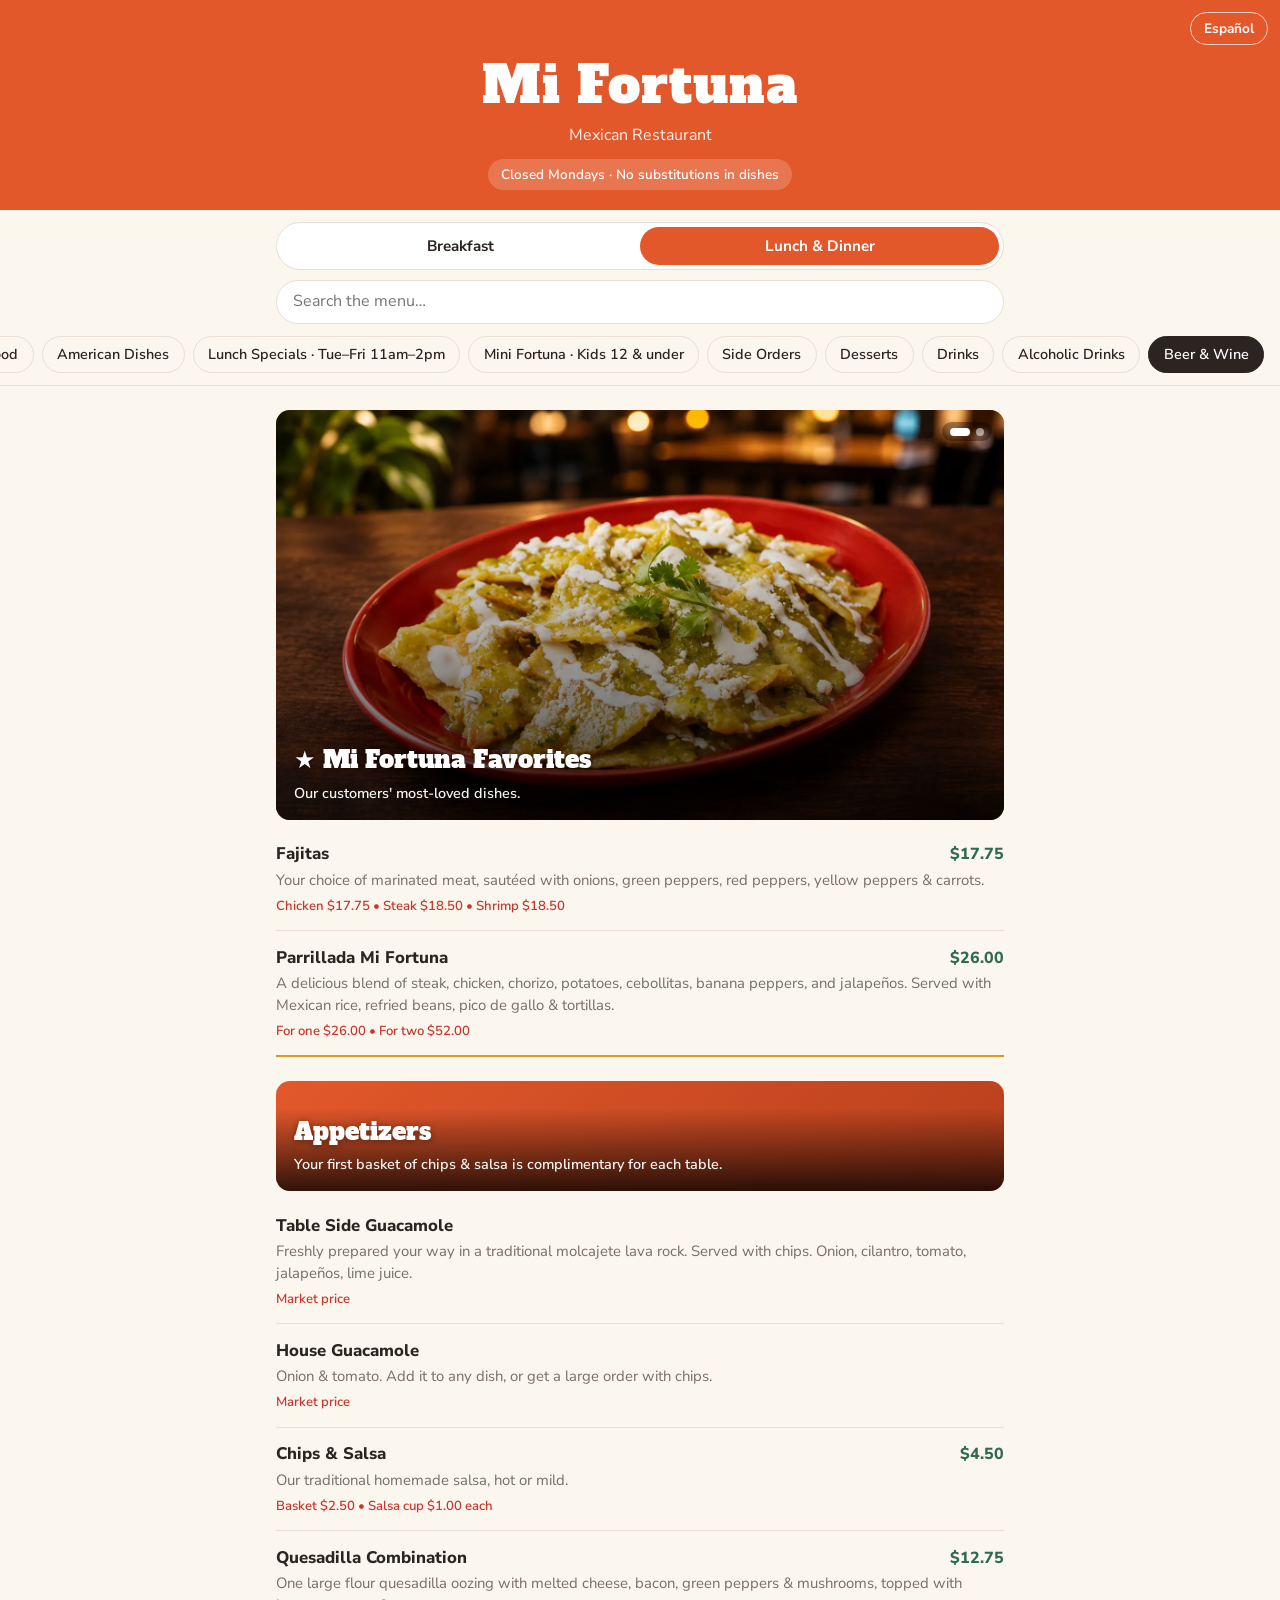
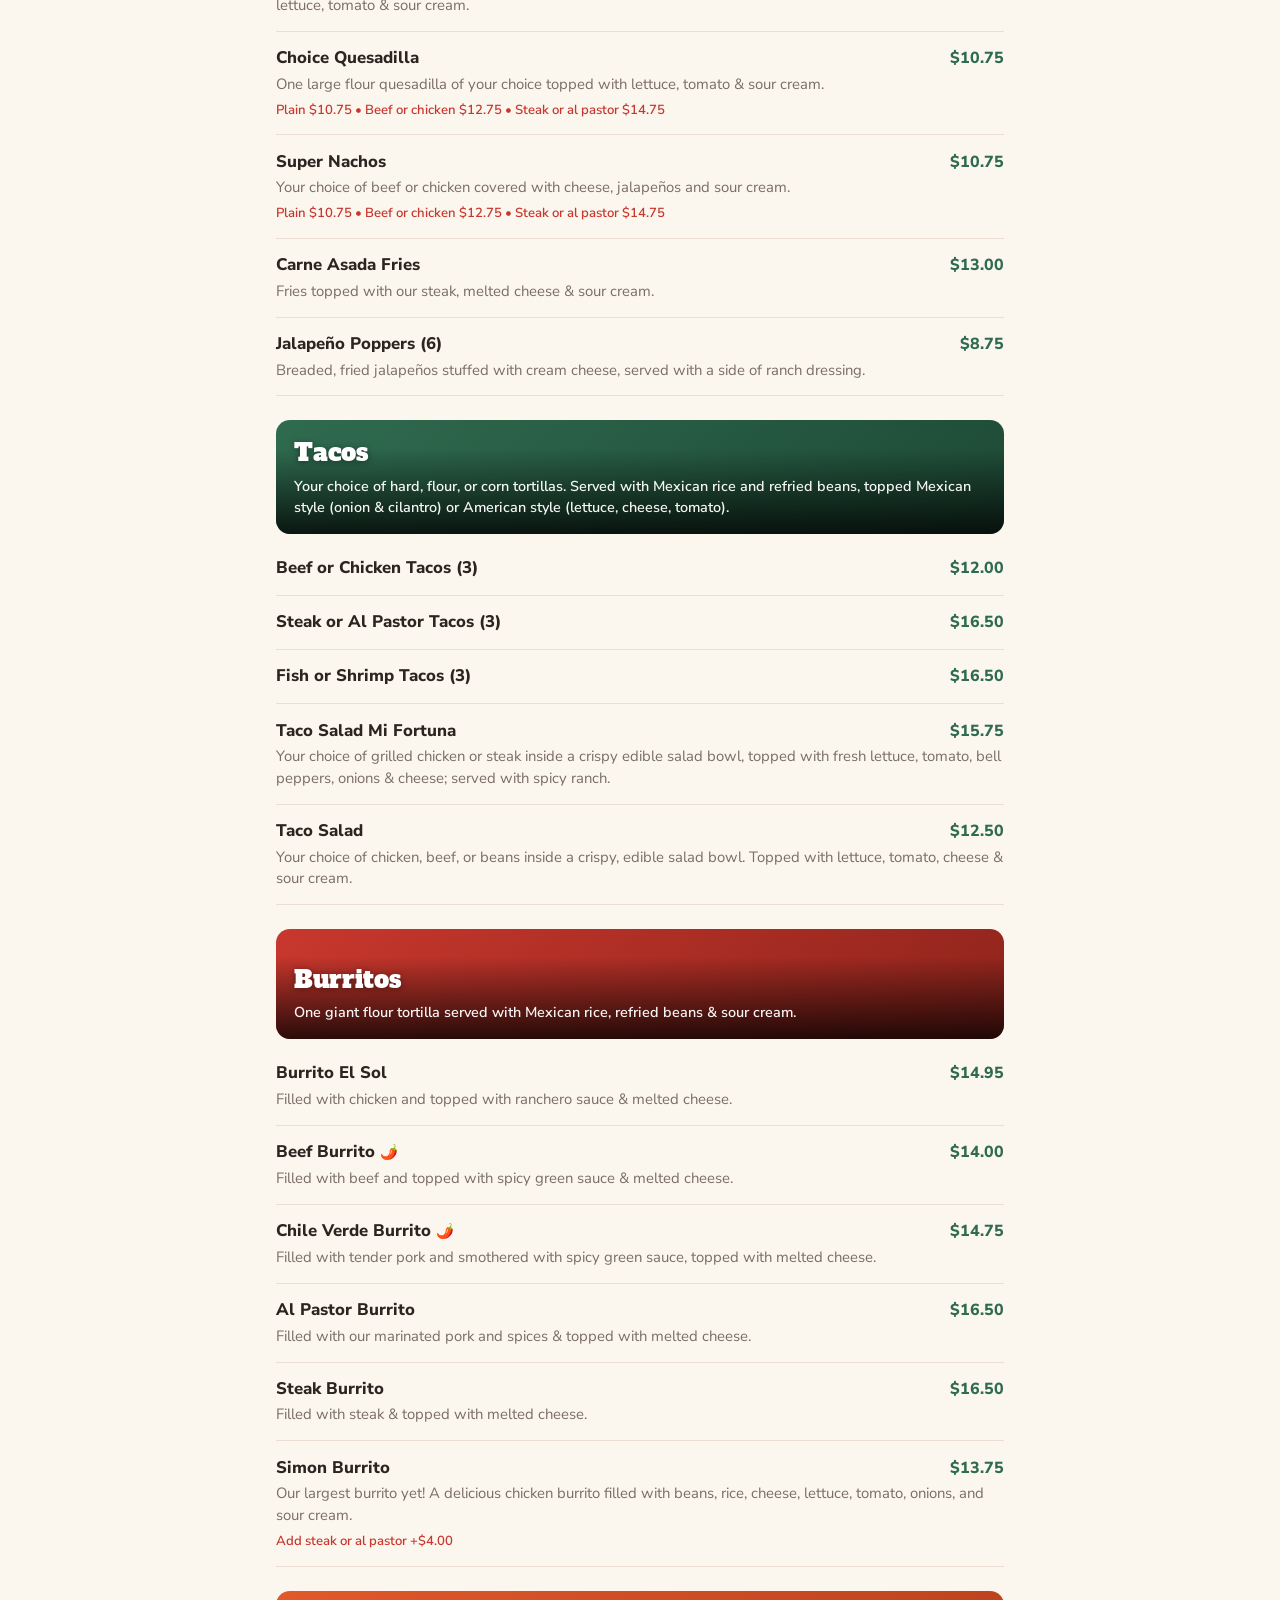
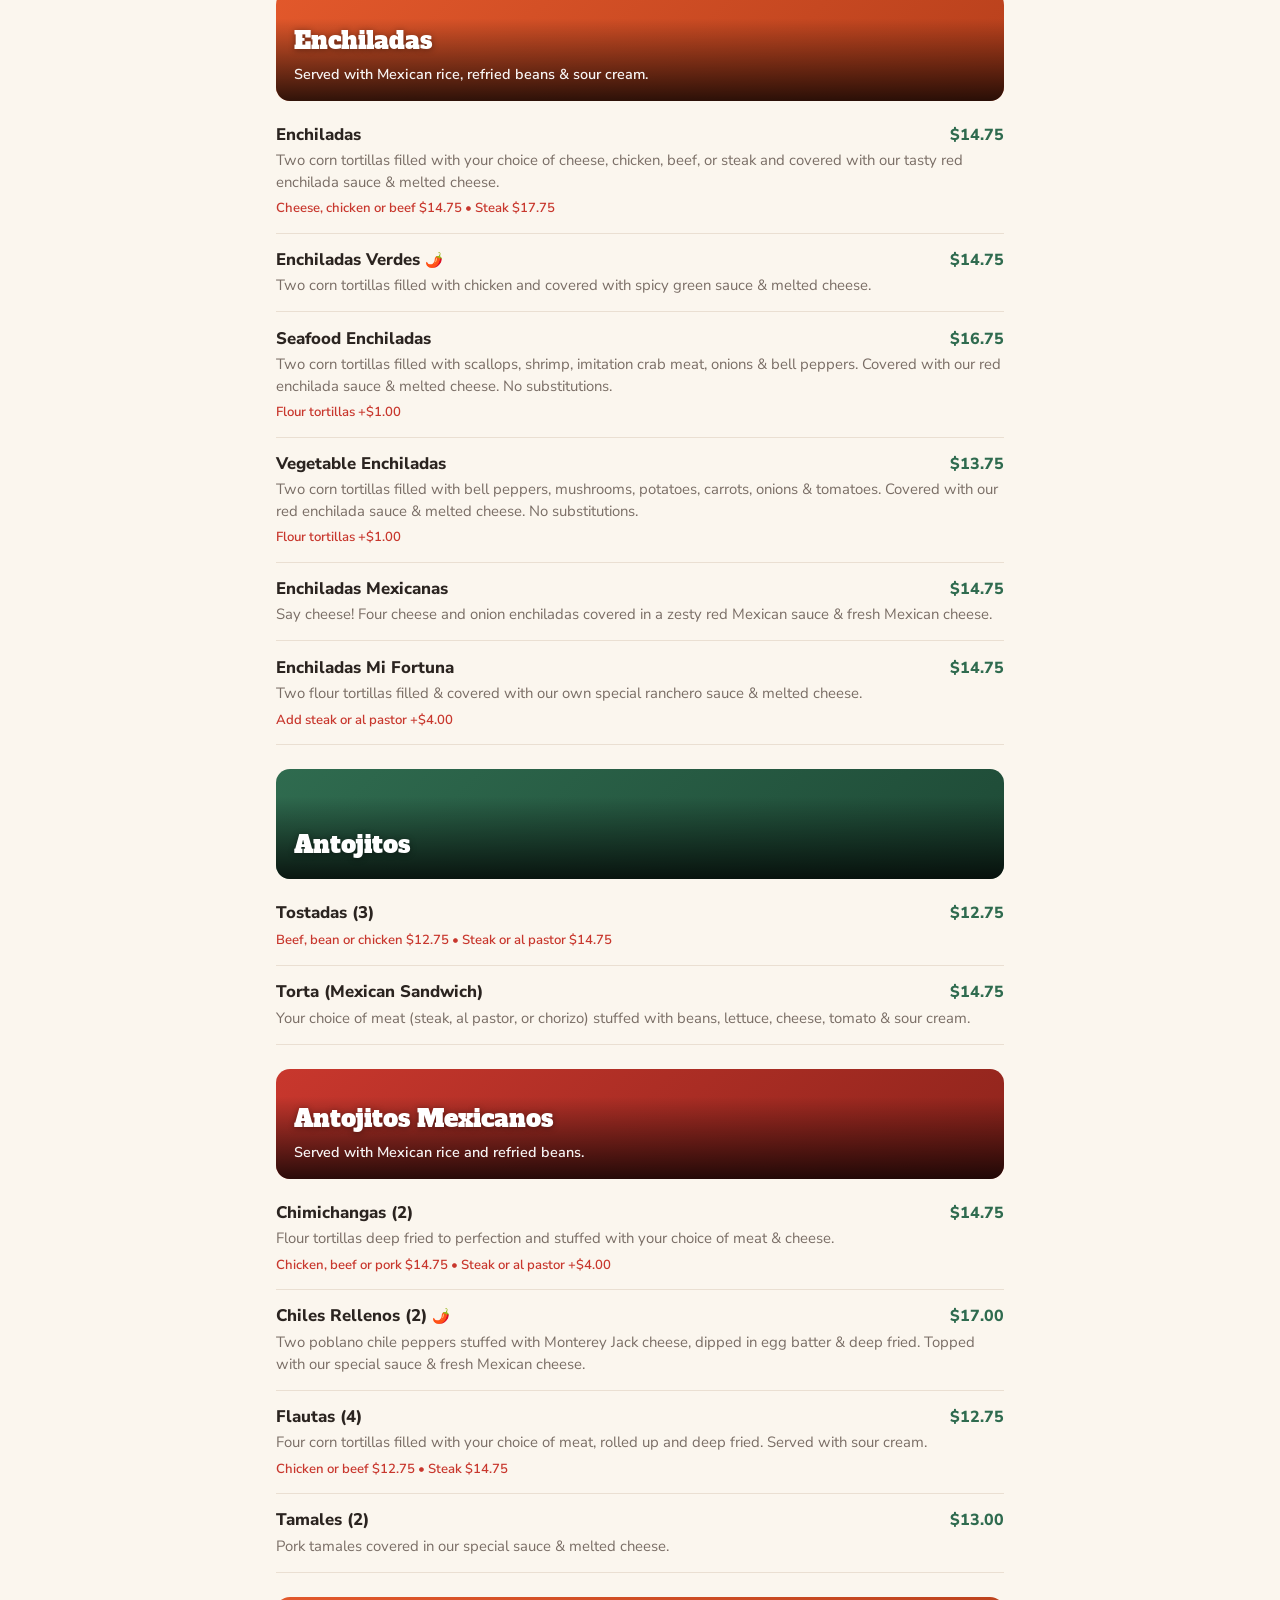
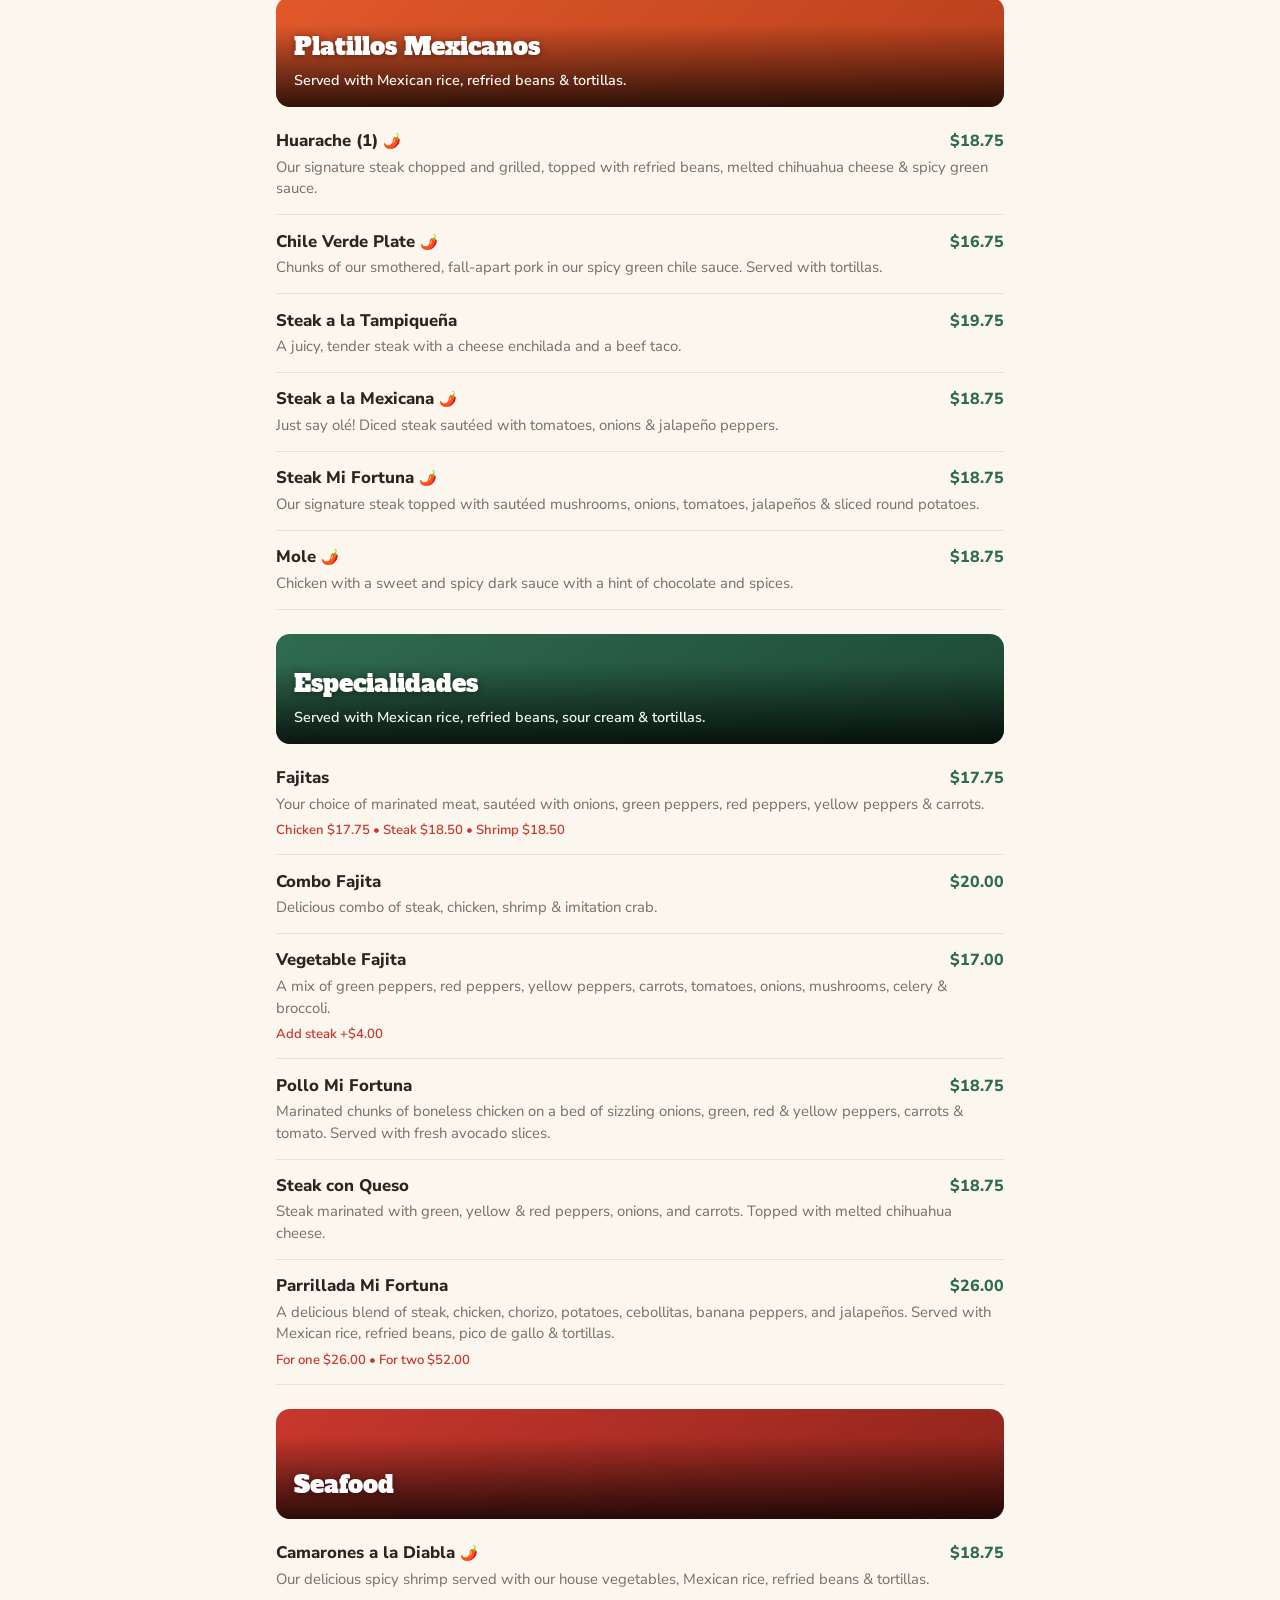
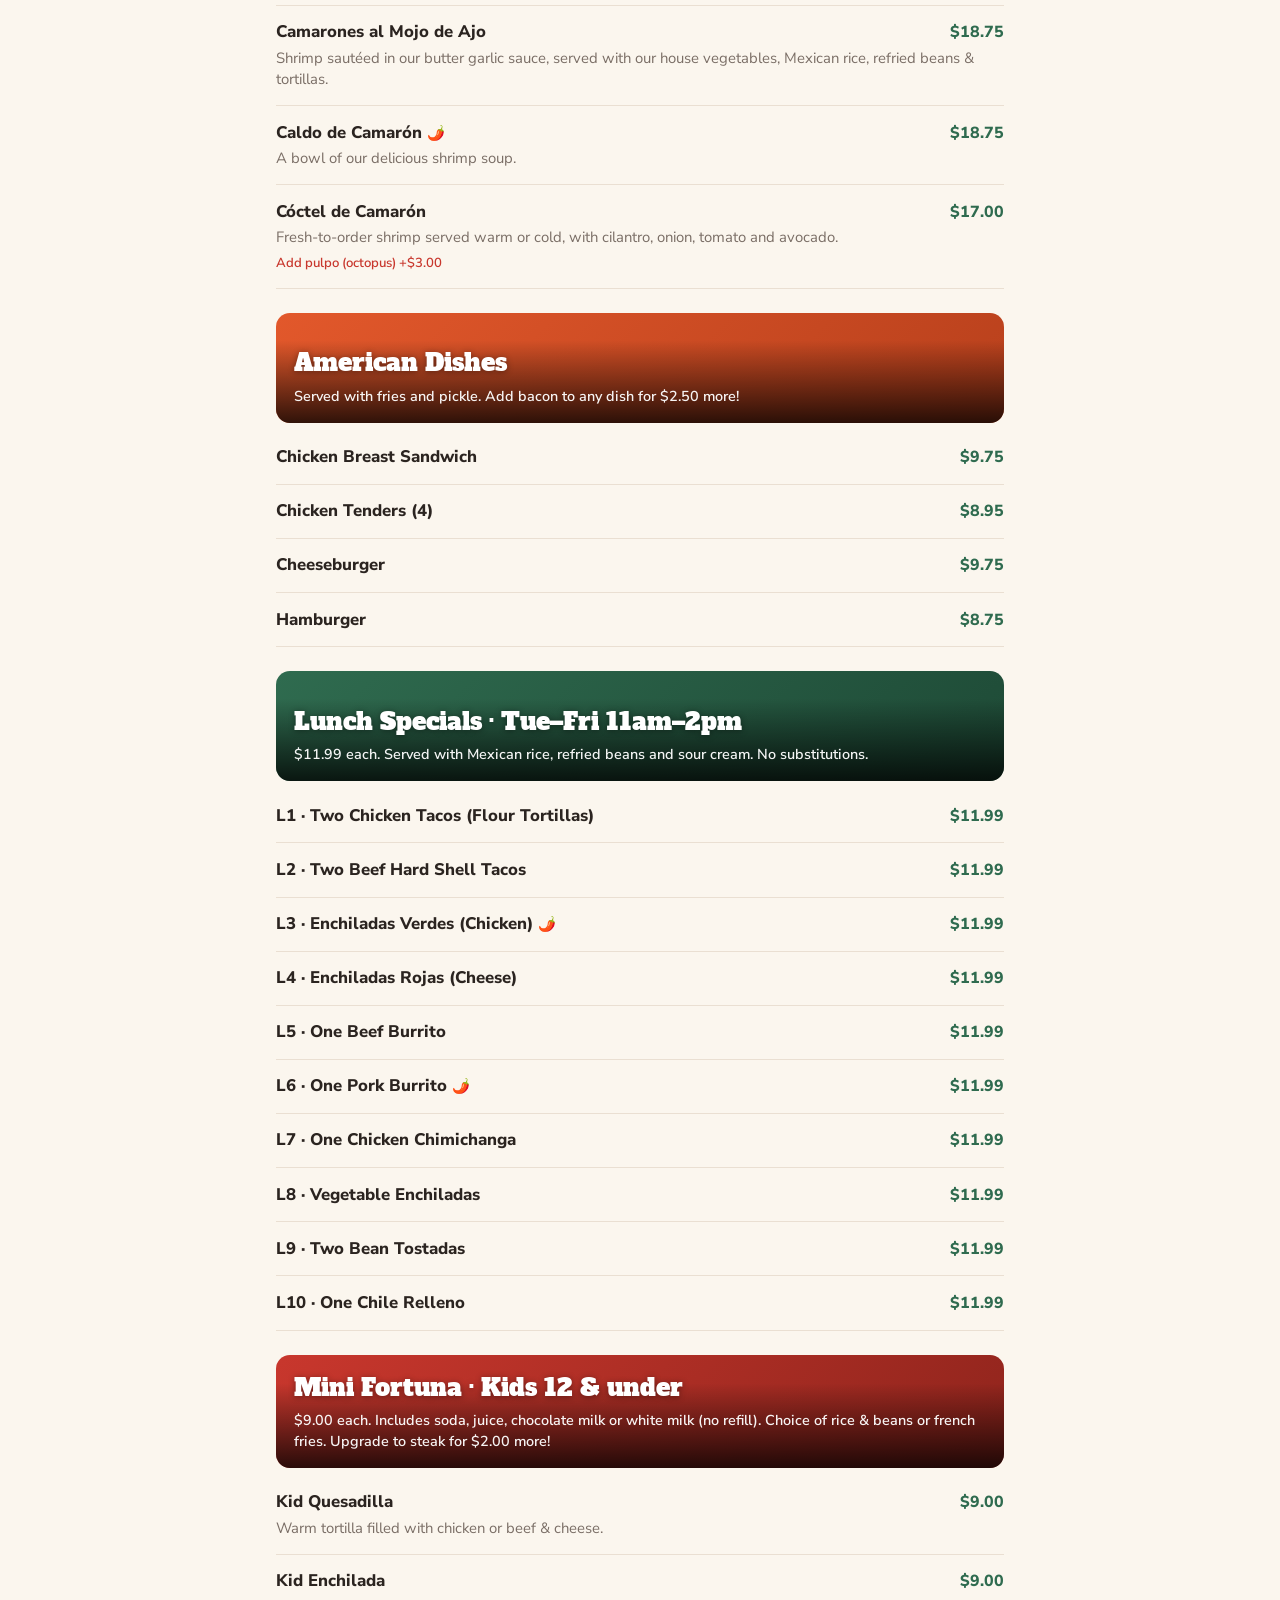
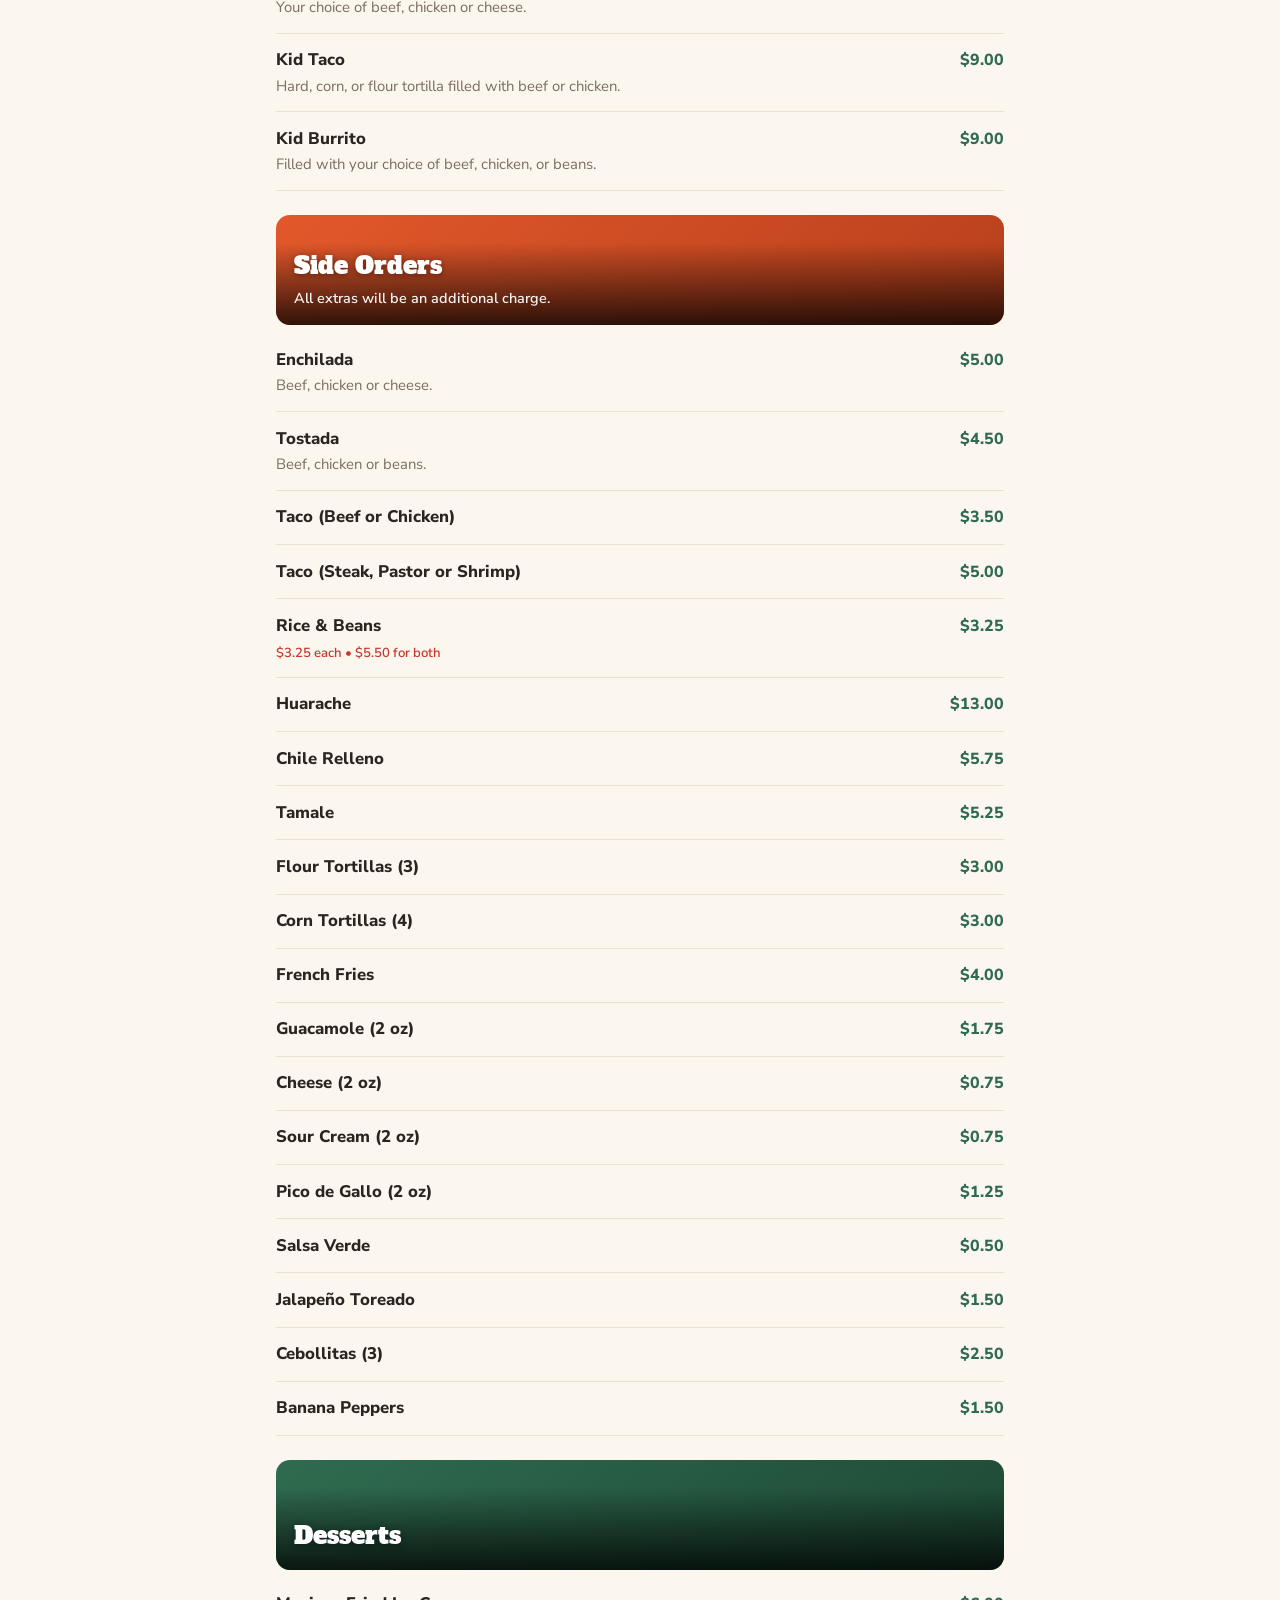
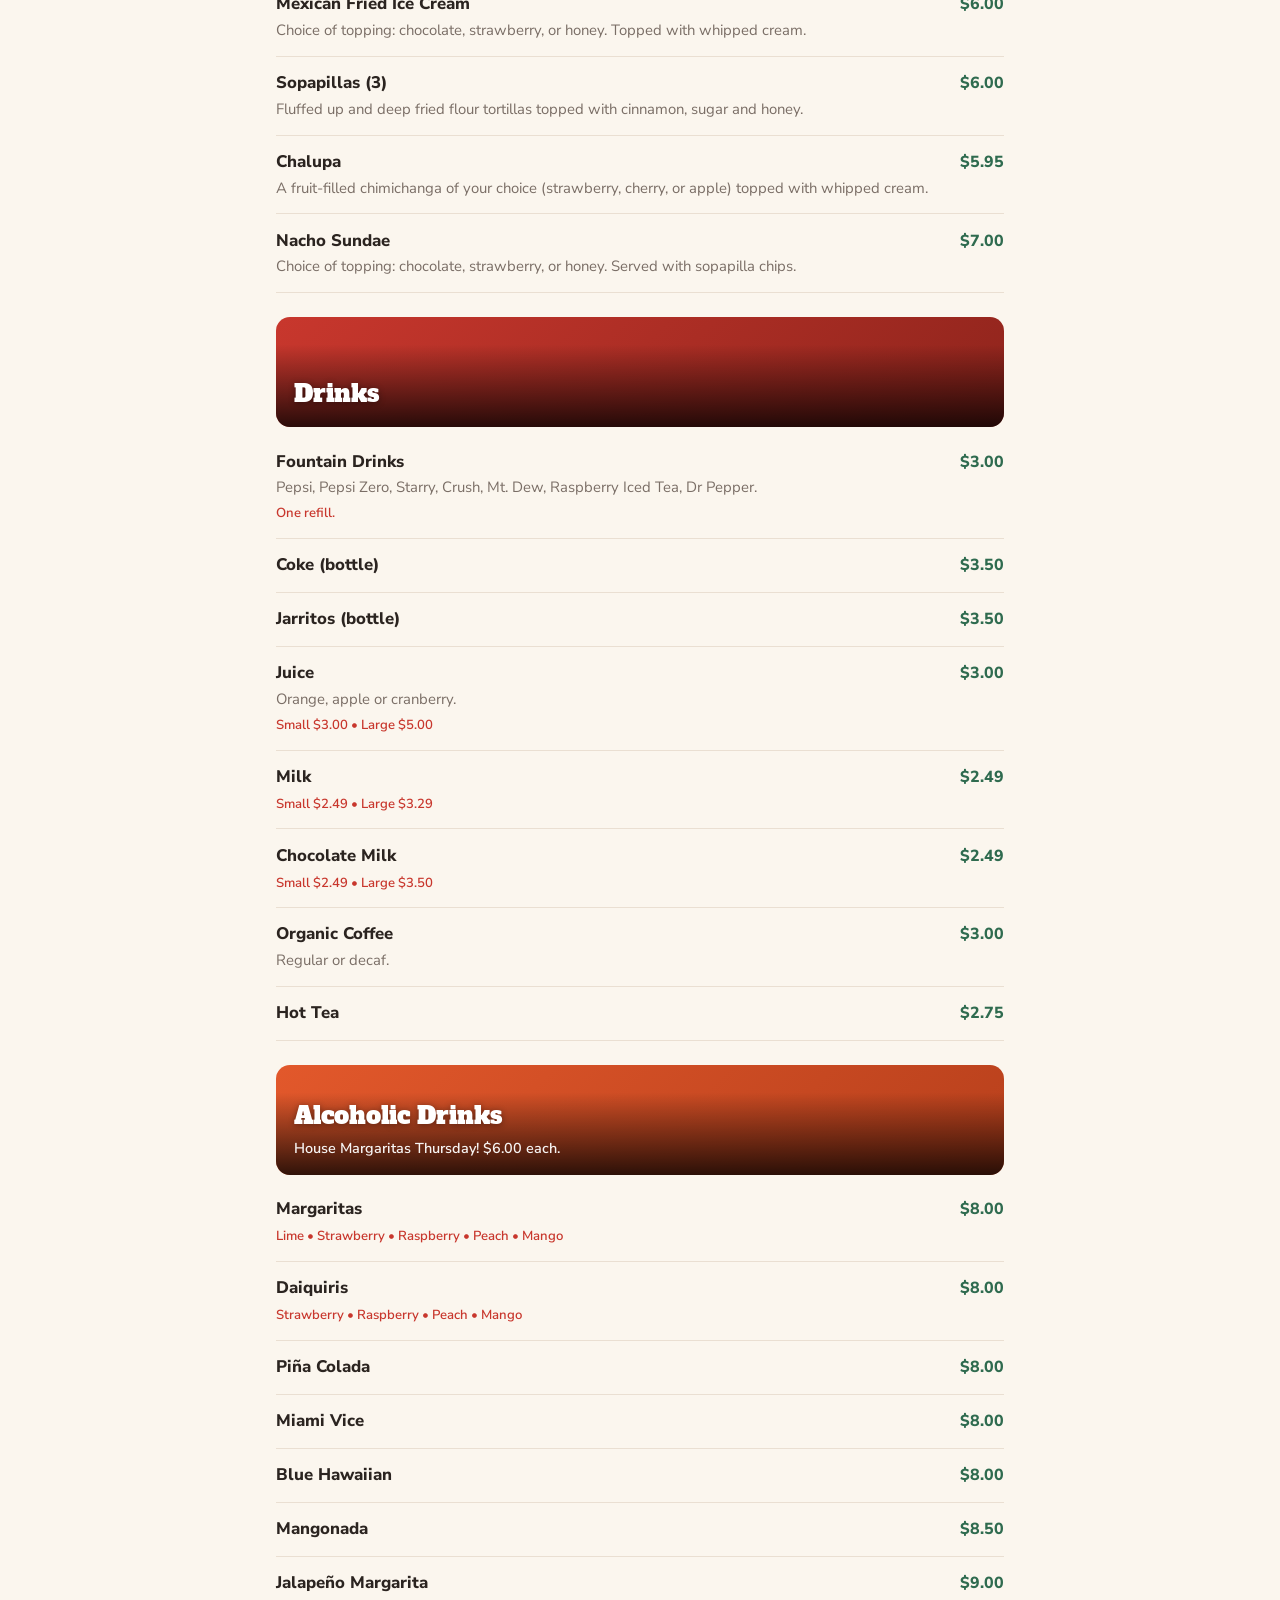
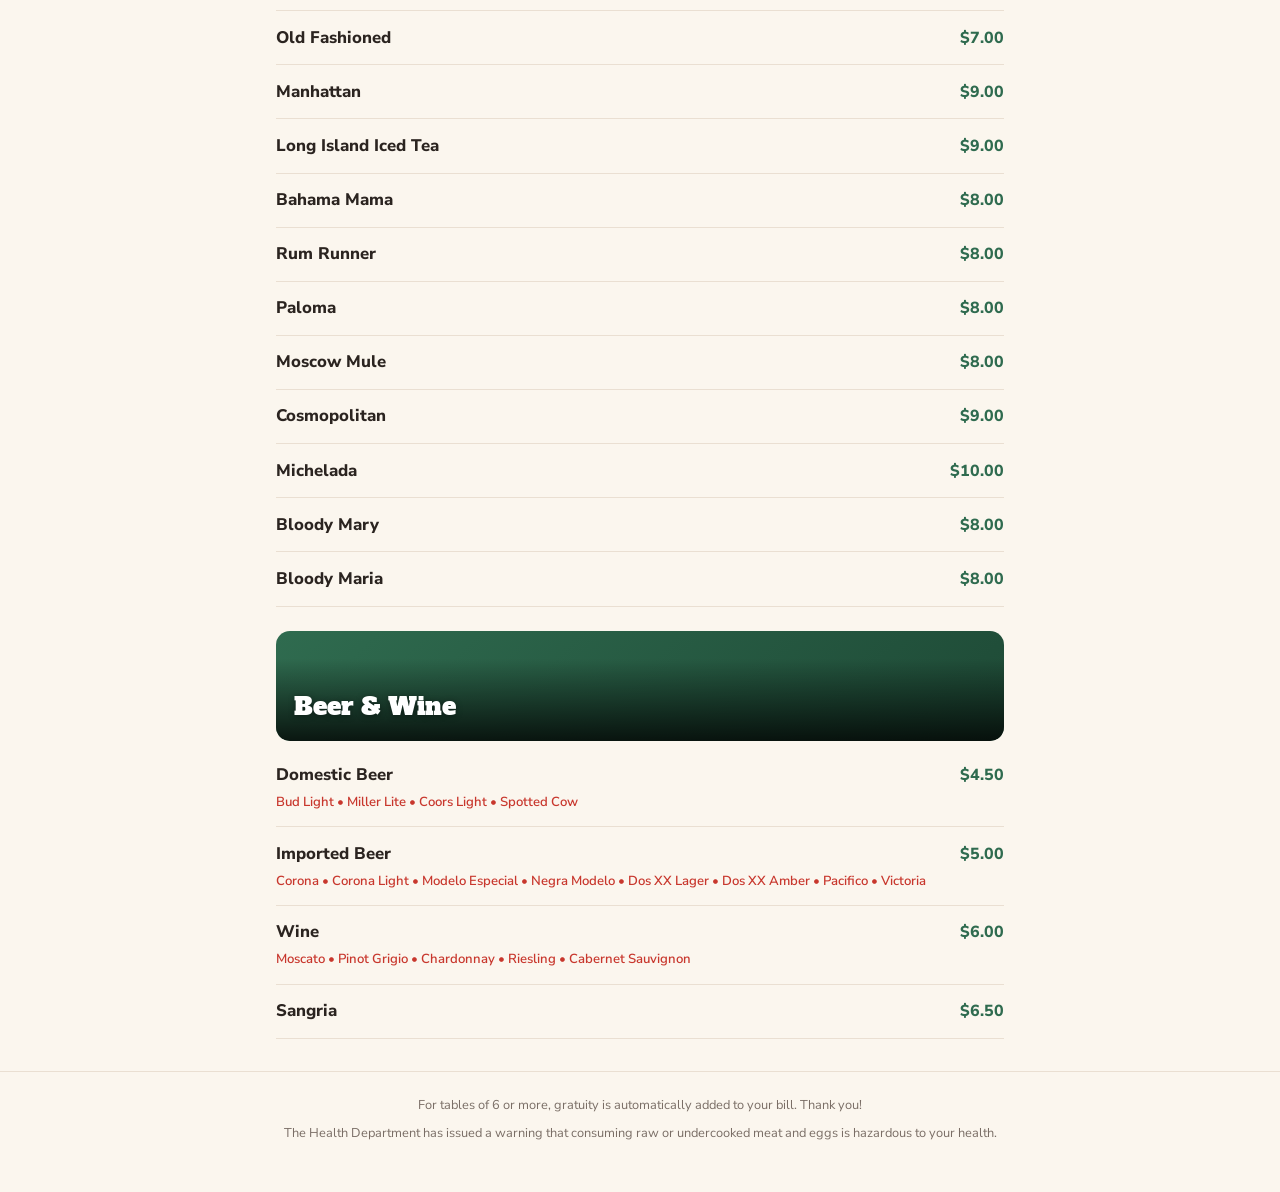
<file: index.html>
<!DOCTYPE html>
<html lang="en">
<head>
  <meta charset="UTF-8">
  <!-- Fits phone screens (in case the redirect page shows for a split second). -->
  <meta name="viewport" content="width=device-width, initial-scale=1.0">
  <title>Mi Fortuna · Menu</title>

  <!-- TEMPORARY PAGE: sends anyone who opens the site's main address
       (or index.html) to the menu. When the owner's full website is ready,
       replace this whole file with the real home page. -->

  <!-- Tells search engines that the real page is menu.html, so Google
       lists the menu instead of this empty redirect page. -->
  <link rel="canonical" href="menu.html">

  <!-- Redirect method 1 (plain HTML, works even if JavaScript is off):
       content="0; url=menu.html" means "wait 0 seconds, then go to menu.html". -->
  <meta http-equiv="refresh" content="0; url=menu.html">

  <!-- Redirect method 2 (JavaScript, runs first because it's faster):
       location.replace() swaps this page for the menu in the browser history,
       so tapping the phone's Back button doesn't bounce the customer
       back here and straight into the menu again. -->
  <script>
    window.location.replace("menu.html");
  </script>
</head>
<body>
  <!-- Fallback 3: if both redirects are blocked, the visitor can tap this link. -->
  <p>
    <a href="menu.html">View the Mi Fortuna menu</a> ·
    <a href="menu.html">Ver el menú</a>
  </p>
</body>
</html>
</file>
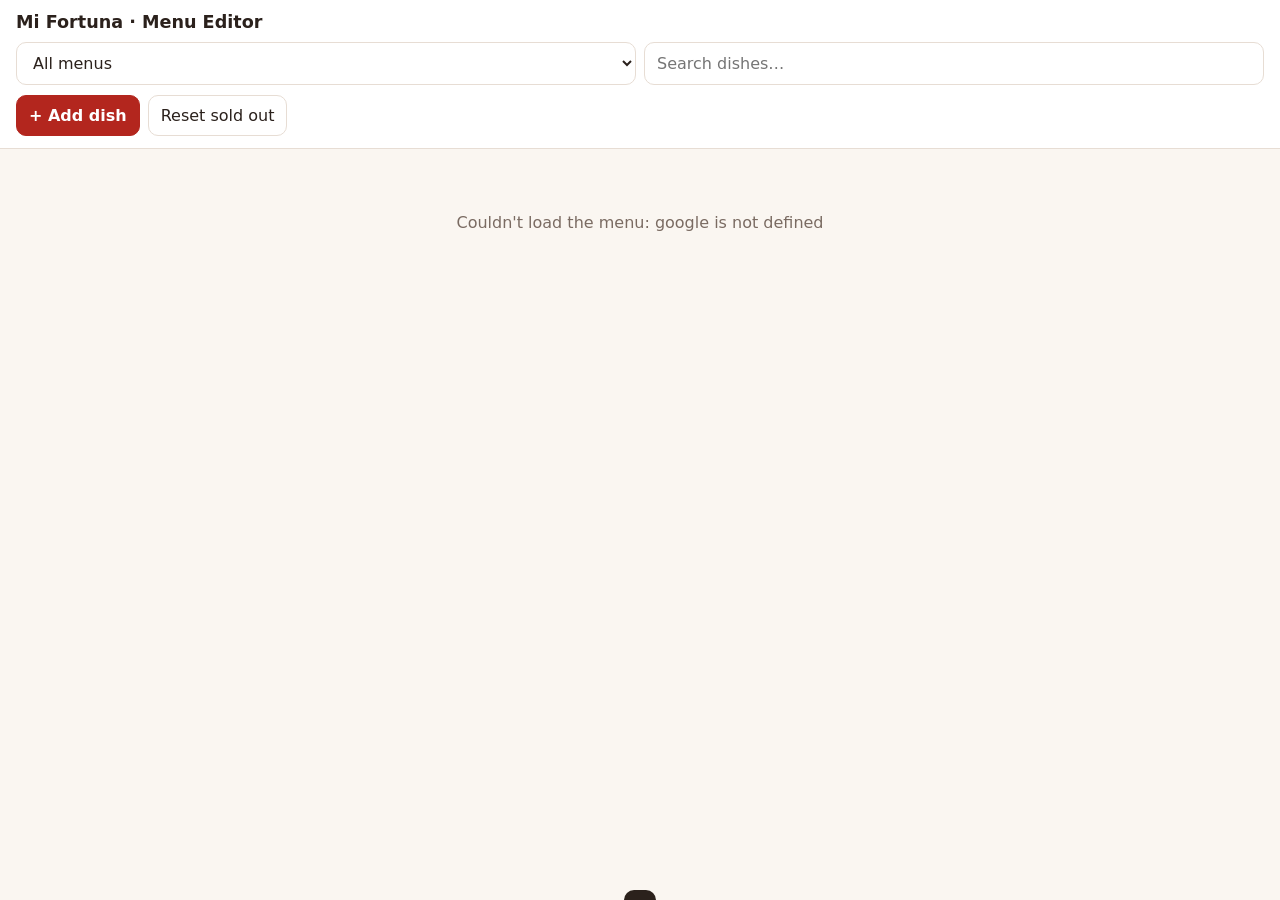
<file: Admin.html>
<!DOCTYPE html>
<html>
<head>
  <!-- base target="_top": Apps Script shows this page inside a frame.
       This makes any link open in the full window, not inside the frame. -->
  <base target="_top">
  <meta charset="utf-8">
  <style>
    /* =================================================================
       ADMIN PAGE STYLES — phone first, since the owner will use her phone
       ================================================================= */
    :root {
      --red: #b3261e;
      --green: #2e7d32;
      --amber: #b26a00;
      --ink: #2b211c;
      --muted: #7a6b62;
      --line: #e7ddd4;
      --bg: #faf6f1;
      --card: #ffffff;
    }
    * { box-sizing: border-box; }
    body {
      margin: 0;
      font-family: system-ui, -apple-system, "Segoe UI", sans-serif;
      background: var(--bg);
      color: var(--ink);
    }

    /* Sticky header: filters and buttons stay on screen while scrolling */
    .top {
      position: sticky;
      top: 0;
      z-index: 10;
      background: var(--card);
      border-bottom: 1px solid var(--line);
      padding: 12px 16px;
      display: grid;
      gap: 10px;
    }
    h1 { font-size: 1.1rem; margin: 0; }
    .controls, .actions { display: flex; gap: 8px; }
    .controls select, .controls input { flex: 1; min-width: 0; }

    input, select, textarea, button {
      font: inherit;
      padding: 10px 12px;          /* big enough for fingers */
      border: 1px solid var(--line);
      border-radius: 10px;
      background: #fff;
      color: inherit;
    }
    button { cursor: pointer; }
    button.primary { background: var(--red); border-color: var(--red); color: #fff; font-weight: 600; }
    button:disabled { opacity: 0.5; cursor: wait; }

    main { padding: 8px 16px 80px; max-width: 760px; margin: 0 auto; }
    .status { text-align: center; color: var(--muted); padding: 40px 0; }

    /* One category */
    .category h2 {
      font-size: 0.85rem;
      text-transform: uppercase;
      letter-spacing: 0.05em;
      color: var(--muted);
      margin: 20px 0 8px;
    }

    /* One dish row: name/price on the left, status buttons on the right */
    .dish {
      display: flex;
      align-items: center;
      gap: 10px;
      background: var(--card);
      border: 1px solid var(--line);
      border-radius: 12px;
      padding: 8px 8px 8px 0;
      margin-bottom: 8px;
    }
    .dish.is-hidden { opacity: 0.55; }       /* hidden dishes look faded */
    .dish-main {
      flex: 1;
      min-width: 0;
      border: 0;
      background: none;
      text-align: left;
      display: flex;
      flex-direction: column;
      gap: 2px;
    }
    .dish-name { font-weight: 600; }
    .dish-price { color: var(--muted); font-size: 0.9rem; }

    /* The 3-way status switch */
    .status-group { display: flex; border: 1px solid var(--line); border-radius: 10px; overflow: hidden; flex-shrink: 0; }
    .status-group button {
      border: 0;
      border-radius: 0;
      padding: 8px 10px;
      font-size: 0.8rem;
      background: #fff;
      color: var(--muted);
    }
    .status-group button + button { border-left: 1px solid var(--line); }
    /* Each status gets its own color when it's the active one */
    .status-group button.active[data-status="TRUE"]     { background: var(--green); color: #fff; }
    .status-group button.active[data-status="SOLD OUT"] { background: var(--amber); color: #fff; }
    .status-group button.active[data-status="FALSE"]    { background: var(--muted); color: #fff; }

    /* FAVORITES: the star button on each dish */
    .fav-btn {
      flex-shrink: 0;
      width: 40px;
      height: 40px;
      padding: 0;
      font-size: 1.3rem;
      line-height: 1;
      color: #c9bdb3;              /* empty star: light gray */
      background: #fff;
    }
    .fav-btn.active {
      color: #e0a100;              /* filled star: gold */
      border-color: #e0a100;
      background: #fff8e1;
    }

    /* Edit / add form in a <dialog> (a built-in pop-up element) */
    dialog {
      width: min(560px, 94vw);
      border: 0;
      border-radius: 16px;
      padding: 0;
    }
    dialog::backdrop { background: rgba(0, 0, 0, 0.4); }
    form { display: grid; gap: 12px; padding: 20px; }
    form h2 { margin: 0; font-size: 1.15rem; }
    label { display: grid; gap: 4px; font-size: 0.85rem; color: var(--muted); }
    label input, label select, label textarea { color: var(--ink); }
    .row2 { display: grid; grid-template-columns: 1fr 1fr; gap: 10px; }
    .checks { display: flex; gap: 20px; }
    .checks label { display: flex; align-items: center; gap: 6px; color: var(--ink); }
    .form-buttons { display: flex; justify-content: flex-end; gap: 8px; }

    /* Little message at the bottom ("Saved") */
    #toast {
      position: fixed;
      left: 50%;
      bottom: 20px;
      transform: translateX(-50%) translateY(150%);   /* starts off screen */
      background: var(--ink);
      color: #fff;
      padding: 10px 16px;
      border-radius: 999px;
      font-size: 0.9rem;
      transition: transform 0.25s;
      max-width: 90vw;
    }
    #toast.show { transform: translateX(-50%) translateY(0); }  /* slides up into view */
    #toast.error { background: var(--red); }
  </style>
</head>
<body>
  <header class="top">
    <h1>Mi Fortuna · Menu Editor</h1>
    <div class="controls">
      <select id="menu-filter" aria-label="Which menu">
        <option value="every">All menus</option>
        <option value="favorites">★ Favorites</option>
        <option value="breakfast">Breakfast</option>
        <option value="lunch">Lunch &amp; Dinner</option>
        <option value="all">All day (drinks)</option>
      </select>
      <input id="search" type="search" placeholder="Search dishes…" aria-label="Search dishes">
    </div>
    <div class="actions">
      <button id="add-btn" class="primary" type="button">+ Add dish</button>
      <button id="reset-btn" type="button">Reset sold out</button>
    </div>
  </header>

  <main id="list"><p class="status">Loading menu…</p></main>

  <dialog id="editor">
    <form id="dish-form">
      <h2 id="form-title">Edit dish</h2>

      <label>Name
        <input name="name" required>
      </label>

      <div class="row2">
        <label>Price
          <!-- inputmode="decimal" shows the number keypad on phones -->
          <input name="price" inputmode="decimal" placeholder="12.50">
        </label>
        <label>Status
          <select name="available">
            <option value="TRUE">Available</option>
            <option value="SOLD OUT">Sold out today</option>
            <option value="FALSE">Hidden</option>
          </select>
        </label>
      </div>

      <div class="row2">
        <label>Menu
          <select name="menu">
            <option value="breakfast">Breakfast</option>
            <option value="lunch">Lunch &amp; Dinner</option>
            <option value="all">All day</option>
          </select>
        </label>
        <label>Category
          <select name="category"></select>   <!-- filled by JavaScript from the categories tab -->
        </label>
      </div>

      <label>Description (English)
        <textarea name="description_en" rows="2"></textarea>
      </label>
      <label>Description (Spanish)
        <textarea name="description_es" rows="2"></textarea>
      </label>
      <label>Options (English)
        <input name="options_en" placeholder="Add steak +$4.00">
      </label>
      <label>Options (Spanish)
        <input name="options_es" placeholder="Con asada +$4.00">
      </label>

      <div class="checks">
        <label><input type="checkbox" name="spicy"> Spicy 🌶️</label>
        <label><input type="checkbox" name="gluten_free"> Gluten free</label>
        <label><input type="checkbox" name="favorite"> ★ Favorite</label>
      </div>

      <div class="form-buttons">
        <button type="button" id="cancel-btn">Cancel</button>
        <button type="submit" id="save-btn" class="primary">Save</button>
      </div>
    </form>
  </dialog>

  <div id="toast" role="status" aria-live="polite"></div>

  <script>
    /* =================================================================
       ADMIN PAGE LOGIC
       Same "state → render" idea as app.js: keep the data in variables,
       and redraw the list from them whenever something changes.
       ================================================================= */

    /* ---------- STATE ---------- */
    let items = [];          // every dish, each with its Sheet row number in item._row
    let categories = [];     // [{ menu, category, title }] from the categories tab
    let editingItem = null;  // the dish open in the form, or null when ADDING a new one

    const STATUS_LABELS = { "TRUE": "On", "SOLD OUT": "Sold out", "FALSE": "Hidden" };

    // Shortcuts to elements we use a lot
    const listEl = document.getElementById("list");
    const menuFilter = document.getElementById("menu-filter");
    const searchInput = document.getElementById("search");
    const dialog = document.getElementById("editor");
    const form = document.getElementById("dish-form");
    const saveBtn = document.getElementById("save-btn");

    /* field("price") → the price <input> inside the form.
       namedItem() finds a form control by its name="" attribute.
       (We don't write form.name because "name" is already a property of
       every form, the form's OWN name, so it would grab the wrong thing.) */
    function field(name) {
      return form.elements.namedItem(name);
    }


    /* ---------- TALKING TO Code.gs ----------
       google.script.run is how an Apps Script page calls the server.
       It uses callbacks:
         google.script.run
           .withSuccessHandler(result => ...)   // runs if the server function worked
           .withFailureHandler(error => ...)    // runs if it threw an error
           .updateDish(12, "Chilaquiles", {...});
       Wrapping it in a Promise lets us write   await callServer("updateDish", ...)
       which reads top to bottom, like the fetch() code in app.js. */
    function callServer(functionName, ...args) {
      return new Promise((resolve, reject) => {
        google.script.run
          .withSuccessHandler(resolve)
          .withFailureHandler(reject)
          [functionName](...args);   // bracket notation: call the function whose NAME is in the variable
      });
    }


    /* ---------- START ---------- */
    init();

    async function init() {
      menuFilter.addEventListener("change", render);
      searchInput.addEventListener("input", render);
      document.getElementById("add-btn").addEventListener("click", () => openEditor(null));
      document.getElementById("reset-btn").addEventListener("click", resetAllSoldOut);
      document.getElementById("cancel-btn").addEventListener("click", () => dialog.close());
      field("menu").addEventListener("change", () => fillCategoryOptions(field("menu").value, ""));
      form.addEventListener("submit", saveForm);

      // EVENT DELEGATION: instead of one listener per button (150+ dishes ×
      // 4 buttons), ONE listener on the whole list. When something is
      // clicked, we look at WHAT was clicked and decide what to do.
      listEl.addEventListener("click", handleListClick);

      await loadData();
    }

    async function loadData() {
      try {
        const data = await callServer("getAdminData");
        items = data.items;
        categories = data.categories;
        render();
      } catch (error) {
        listEl.innerHTML = `<p class="status">Couldn't load the menu: ${escapeHtml(error.message)}</p>`;
      }
    }


    /* ---------- RENDER: draw the list from the state ---------- */
    function render() {
      const menuChoice = menuFilter.value;
      const query = normalizeText(searchInput.value.trim());

      const visible = items.filter(item => {
        const itemMenu = (item.menu || "all").toLowerCase();
        // FAVORITES: the "★ Favorites" choice shows only starred dishes, from every menu.
        const menuOk = menuChoice === "every"
          || (menuChoice === "favorites" ? isFavorite(item) : itemMenu === menuChoice);
        const searchOk = !query || normalizeText(`${item.name} ${item.category}`).includes(query);
        return menuOk && searchOk;     // keep the dish only if BOTH are true
      });

      if (visible.length === 0) {
        const message = menuChoice === "favorites"
          ? "No favorites yet. Tap the ☆ next to a dish to add it."
          : "No dishes match.";
        listEl.innerHTML = `<p class="status">${message}</p>`;
        return;
      }

      // Group by category, keeping the Sheet's order (Map remembers insertion order).
      const groups = new Map();
      for (const item of visible) {
        if (!groups.has(item.category)) groups.set(item.category, []);
        groups.get(item.category).push(item);
      }

      let html = "";
      for (const [category, dishes] of groups) {
        html += `
          <section class="category">
            <h2>${escapeHtml(category)}</h2>
            ${dishes.map(renderDish).join("")}
          </section>`;
      }
      listEl.innerHTML = html;
    }

    function renderDish(item) {
      const status = statusOf(item);
      const price = item.price ? `$${escapeHtml(item.price)}` : "No price";

      // One button per status. The active one gets the "active" class (colored by the CSS).
      // data-action and data-status tell handleListClick what this button does.
      const statusButtons = Object.keys(STATUS_LABELS).map(value => `
        <button type="button"
                data-action="status"
                data-status="${value}"
                class="${value === status ? "active" : ""}"
                aria-pressed="${value === status}">${STATUS_LABELS[value]}</button>`
      ).join("");

      // FAVORITES: filled star ★ when it's a favorite, empty star ☆ when not.
      const fav = isFavorite(item);
      const favButton = `
          <button type="button" class="fav-btn${fav ? " active" : ""}"
                  data-action="favorite"
                  aria-pressed="${fav}"
                  aria-label="${fav ? "Remove from favorites" : "Add to favorites"}">${fav ? "★" : "☆"}</button>`;

      // data-row on the whole row: whatever is clicked inside it, we can find the dish.
      return `
        <div class="dish${status === "FALSE" ? " is-hidden" : ""}" data-row="${item._row}">
          <button type="button" class="dish-main" data-action="edit">
            <span class="dish-name">${escapeHtml(item.name)}</span>
            <span class="dish-price">${price}</span>
          </button>
          ${favButton}
          <div class="status-group">${statusButtons}</div>
        </div>`;
    }

    /* The Sheet may say "TRUE", "True", "SOLD OUT"... Upper-case it so
       comparisons always work. A blank cell counts as available. */
    function statusOf(item) {
      return (item.available || "TRUE").toUpperCase();
    }

    /* FAVORITES: a checked checkbox arrives from the Sheet as "TRUE". */
    function isFavorite(item) {
      return (item.favorite || "").toUpperCase() === "TRUE";
    }


    /* ---------- CLICKS IN THE LIST ---------- */
    function handleListClick(event) {
      // closest() walks UP from the clicked element until it finds a match.
      // Tapping the price <span> still finds its <button data-action="edit">.
      const button = event.target.closest("[data-action]");
      if (!button) return;                                    // clicked empty space

      const row = Number(button.closest(".dish").dataset.row); // "12" → 12
      const item = items.find(i => i._row === row);
      if (!item) return;

      if (button.dataset.action === "edit") openEditor(item);
      if (button.dataset.action === "status") changeStatus(item, button.dataset.status);
      if (button.dataset.action === "favorite") toggleFavorite(item);
    }

    /* OPTIMISTIC UPDATE: we change the screen FIRST, then save.
       The owner sees the change instantly instead of waiting ~1 second.
       If the save fails, we put the old value back and show an error. */
    /* v2: ONE function for every quick change (status AND favorite).
         column   → the Sheet column, e.g. "available" or "favorite"
         newValue → the text to save, e.g. "SOLD OUT" or "TRUE"
         message  → what the toast says when it worked
       item[column] works like item.available or item.favorite, but the
       property name comes from a variable (bracket notation again). */
    async function saveField(item, column, newValue, message) {
      const oldValue = item[column];

      item[column] = newValue;      // 1. update the state...
      render();                     // 2. ...redraw right away...

      try {
        // 3. ...then save. We send the name too, so Code.gs can check it's still the same row.
        // { [column]: newValue } is a "computed key": if column is "favorite",
        // this makes { favorite: "TRUE" }.
        const updated = await callServer("updateDish", item._row, item.name, { [column]: newValue });
        Object.assign(item, updated);   // copy the Sheet's real values into our item
        render();
        showToast(message);
      } catch (error) {
        item[column] = oldValue;        // 4. failed → undo on screen
        render();
        showToast(`Couldn't save: ${error.message}`, true);
      }
    }

    function changeStatus(item, newStatus) {
      if (statusOf(item) === newStatus) return;   // already that status → nothing to do
      saveField(item, "available", newStatus, `${item.name}: ${STATUS_LABELS[newStatus]}`);
    }

    /* FAVORITES: flip the star. If it's a favorite now, the new value is
       "FALSE"; if not, "TRUE". */
    function toggleFavorite(item) {
      const makeFavorite = !isFavorite(item);
      saveField(
        item,
        "favorite",
        makeFavorite ? "TRUE" : "FALSE",
        makeFavorite ? `★ ${item.name} added to favorites` : `${item.name} removed from favorites`
      );
    }


    /* ---------- EDIT / ADD FORM ---------- */

    /* item = a dish → edit it.   item = null → empty form to add a new dish. */
    function openEditor(item) {
      editingItem = item;
      form.reset();   // clear whatever was in the form last time

      document.getElementById("form-title").textContent = item ? "Edit dish" : "Add a dish";

      // When adding, start on the menu picked in the filter (if it's a real menu).
      // ("every" and "favorites" aren't real menus, so those start on breakfast.)
      const filterIsMenu = ["breakfast", "lunch", "all"].includes(menuFilter.value);
      const startMenu = item
        ? (item.menu || "all").toLowerCase()
        : (filterIsMenu ? menuFilter.value : "breakfast");

      field("menu").value = startMenu;
      fillCategoryOptions(startMenu, item ? item.category : "");

      if (item) {
        // Copy each text value from the dish into the input with the same name.
        ["name", "price", "description_en", "description_es", "options_en", "options_es"]
          .forEach(key => { field(key).value = item[key] || ""; });
        field("available").value = statusOf(item);
        field("spicy").checked = (item.spicy || "").toUpperCase() === "TRUE";
        field("gluten_free").checked = (item.gluten_free || "").toUpperCase() === "TRUE";
        field("favorite").checked = isFavorite(item);
      }

      dialog.showModal();   // opens the pop-up and dims the page behind it
    }

    /* Fills the Category dropdown with only the categories of that menu,
       so the owner can't put a breakfast dish in "Seafood" by accident. */
    function fillCategoryOptions(menu, selected) {
      const options = categories.filter(cat => cat.menu === menu);

      // Safety: if the dish's current category isn't in that list (a typo in
      // the Sheet, for example), add it anyway. Otherwise the dropdown would
      // quietly pick the first category and Save would MOVE the dish there.
      if (selected && !options.some(cat => cat.category === selected)) {
        options.unshift({ category: selected, title: selected });
      }

      field("category").innerHTML = options.map(cat =>
        `<option value="${escapeHtml(cat.category)}"${cat.category === selected ? " selected" : ""}>${escapeHtml(cat.title)}</option>`
      ).join("");
    }

    async function saveForm(event) {
      event.preventDefault();   // stop the browser's normal "submit and reload the page"

      // Gather the form into one object with the SAME keys as the Sheet columns.
      const values = {
        name: field("name").value.trim(),
        price: field("price").value.trim(),
        available: field("available").value,
        menu: field("menu").value,
        category: field("category").value,
        description_en: field("description_en").value.trim(),
        description_es: field("description_es").value.trim(),
        options_en: field("options_en").value.trim(),
        options_es: field("options_es").value.trim(),
        spicy: field("spicy").checked ? "TRUE" : "FALSE",
        gluten_free: field("gluten_free").checked ? "TRUE" : "FALSE",
        favorite: field("favorite").checked ? "TRUE" : "FALSE",
      };

      saveBtn.disabled = true;      // no double-saves from an impatient double tap
      saveBtn.textContent = "Saving…";

      try {
        if (editingItem) {
          const updated = await callServer("updateDish", editingItem._row, editingItem.name, values);
          Object.assign(editingItem, updated);
          render();
        } else {
          await callServer("addDish", values);
          // Adding a row pushes every dish below it down one row, so all our
          // _row numbers are now off by one. Easiest fix: reload everything.
          await loadData();
        }
        dialog.close();
        showToast(`Saved: ${values.name}`);
      } catch (error) {
        showToast(`Couldn't save: ${error.message}`, true);   // form stays open so nothing typed is lost
      } finally {
        saveBtn.disabled = false;
        saveBtn.textContent = "Save";
      }
    }


    /* ---------- RESET SOLD OUT ---------- */
    async function resetAllSoldOut() {
      if (!confirm("Mark every sold-out dish as available again?")) return;
      try {
        const count = await callServer("resetSoldOut");
        await loadData();
        showToast(count === 1 ? "1 dish is back on the menu" : `${count} dishes are back on the menu`);
      } catch (error) {
        showToast(`Couldn't reset: ${error.message}`, true);
      }
    }


    /* ---------- HELPERS ---------- */
    let toastTimer = null;
    function showToast(message, isError = false) {
      const toast = document.getElementById("toast");
      toast.textContent = message;
      toast.classList.toggle("error", isError);
      toast.classList.add("show");
      clearTimeout(toastTimer);   // if another toast was about to hide, cancel that
      toastTimer = setTimeout(() => toast.classList.remove("show"), isError ? 5000 : 2500);
    }

    /* Same helpers as app.js */
    function normalizeText(text) {
      return String(text).toLowerCase().normalize("NFD").replace(/[̀-ͯ]/g, "");
    }

    function escapeHtml(text) {
      return String(text)
        .replace(/&/g, "&amp;")
        .replace(/</g, "&lt;")
        .replace(/>/g, "&gt;")
        .replace(/"/g, "&quot;")
        .replace(/'/g, "&#39;");
    }
  </script>
</body>
</html>
</file>
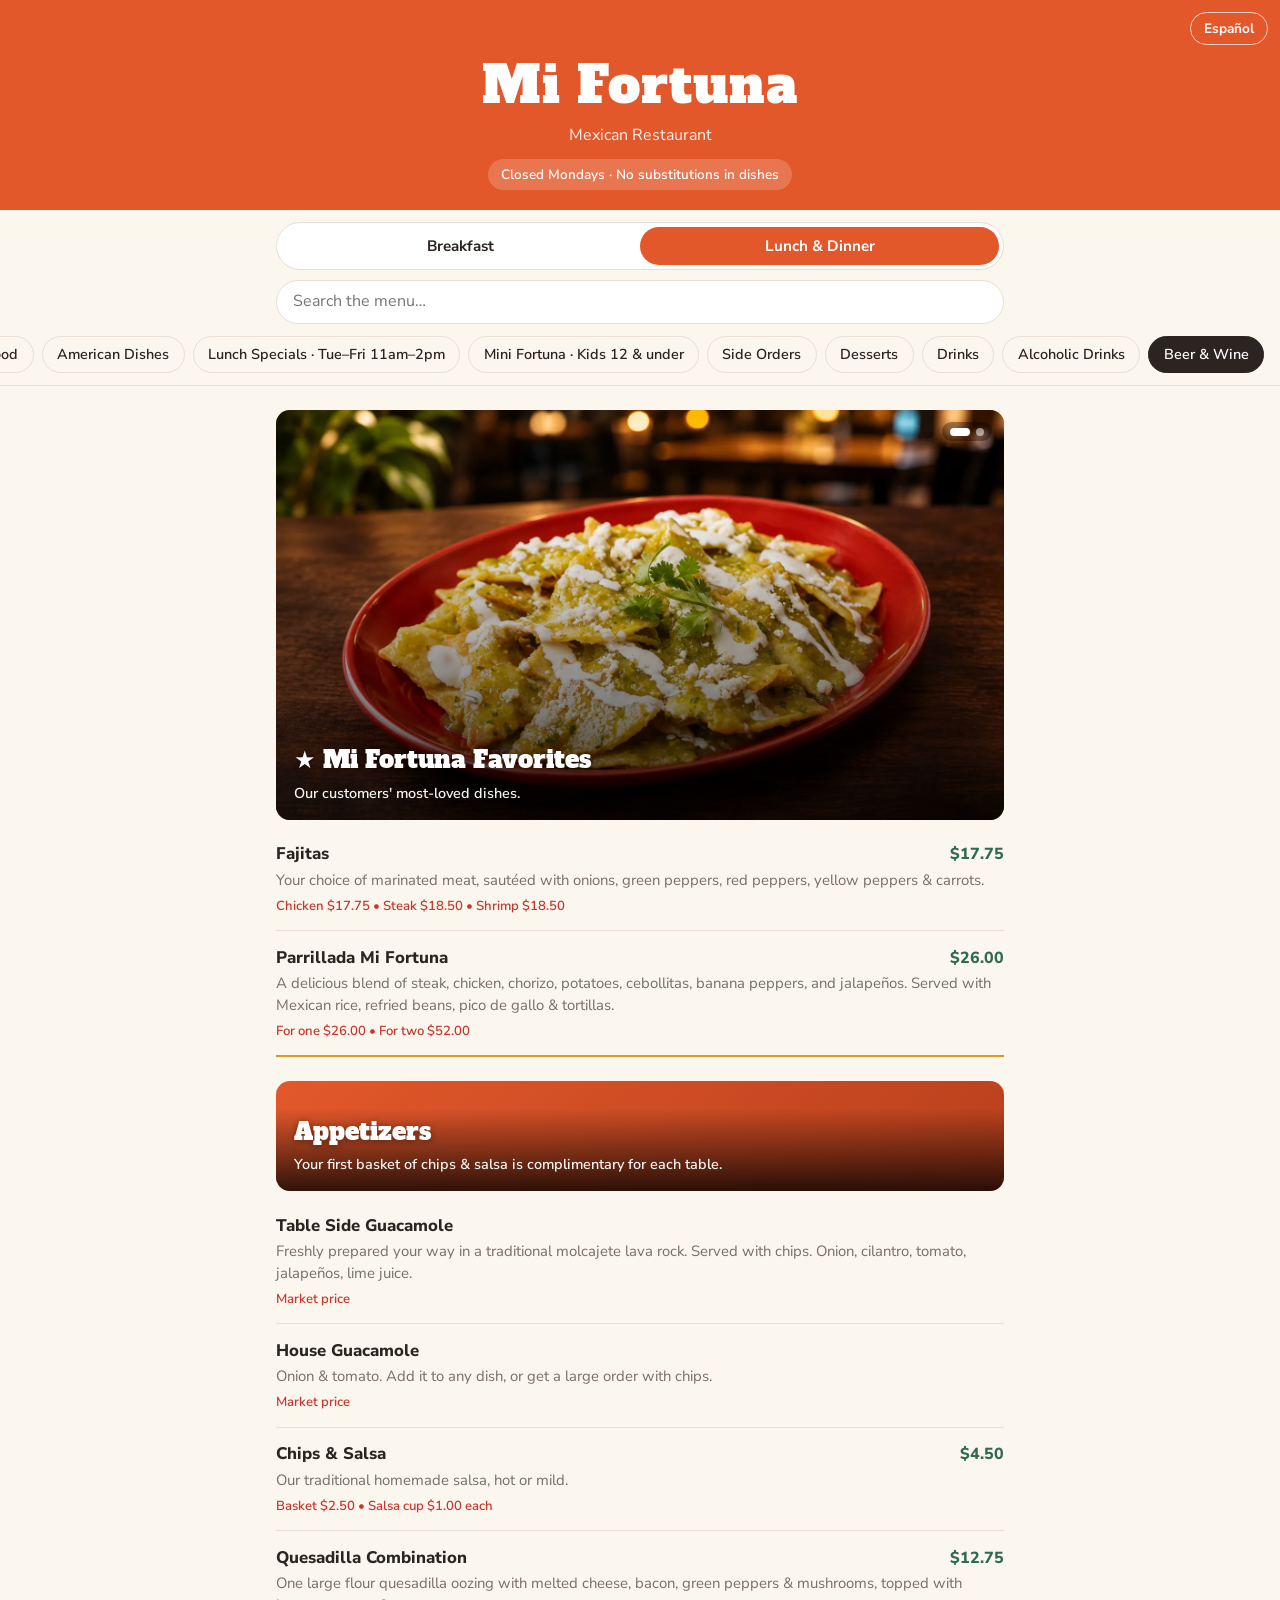
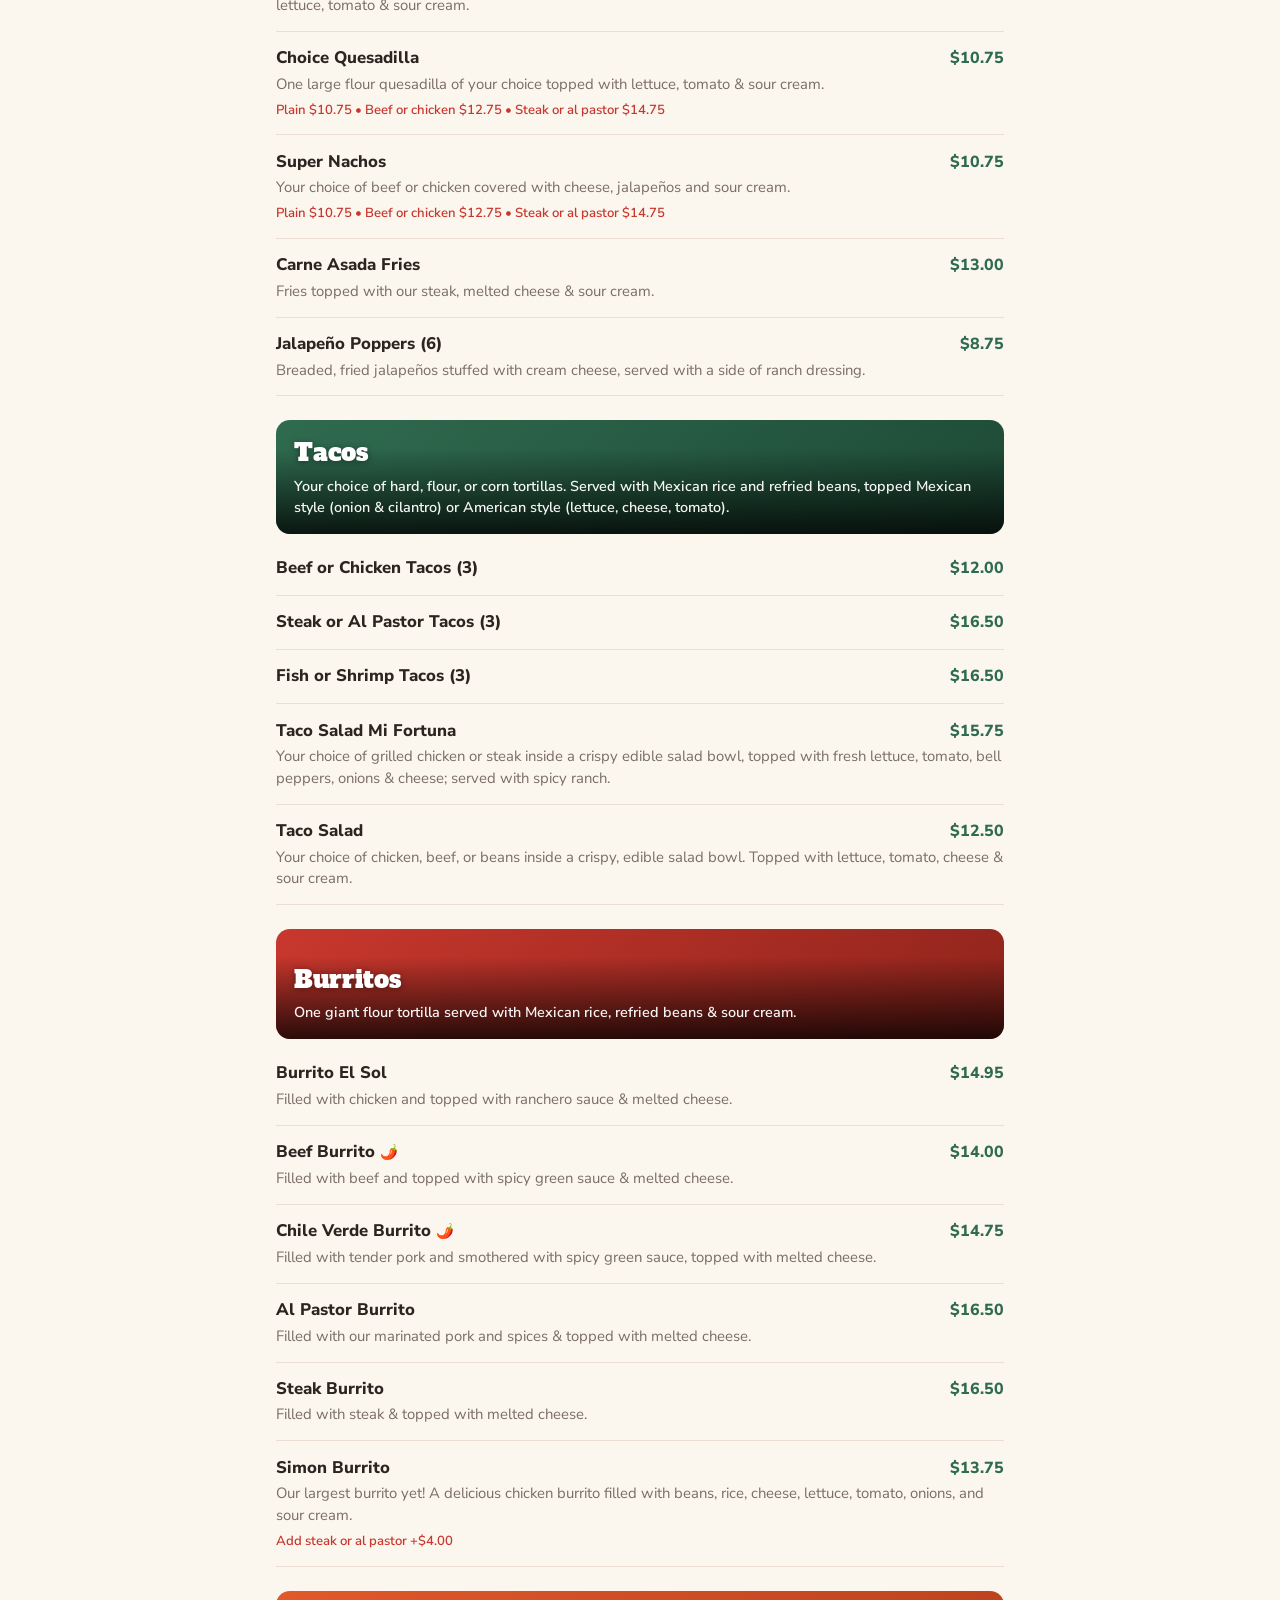
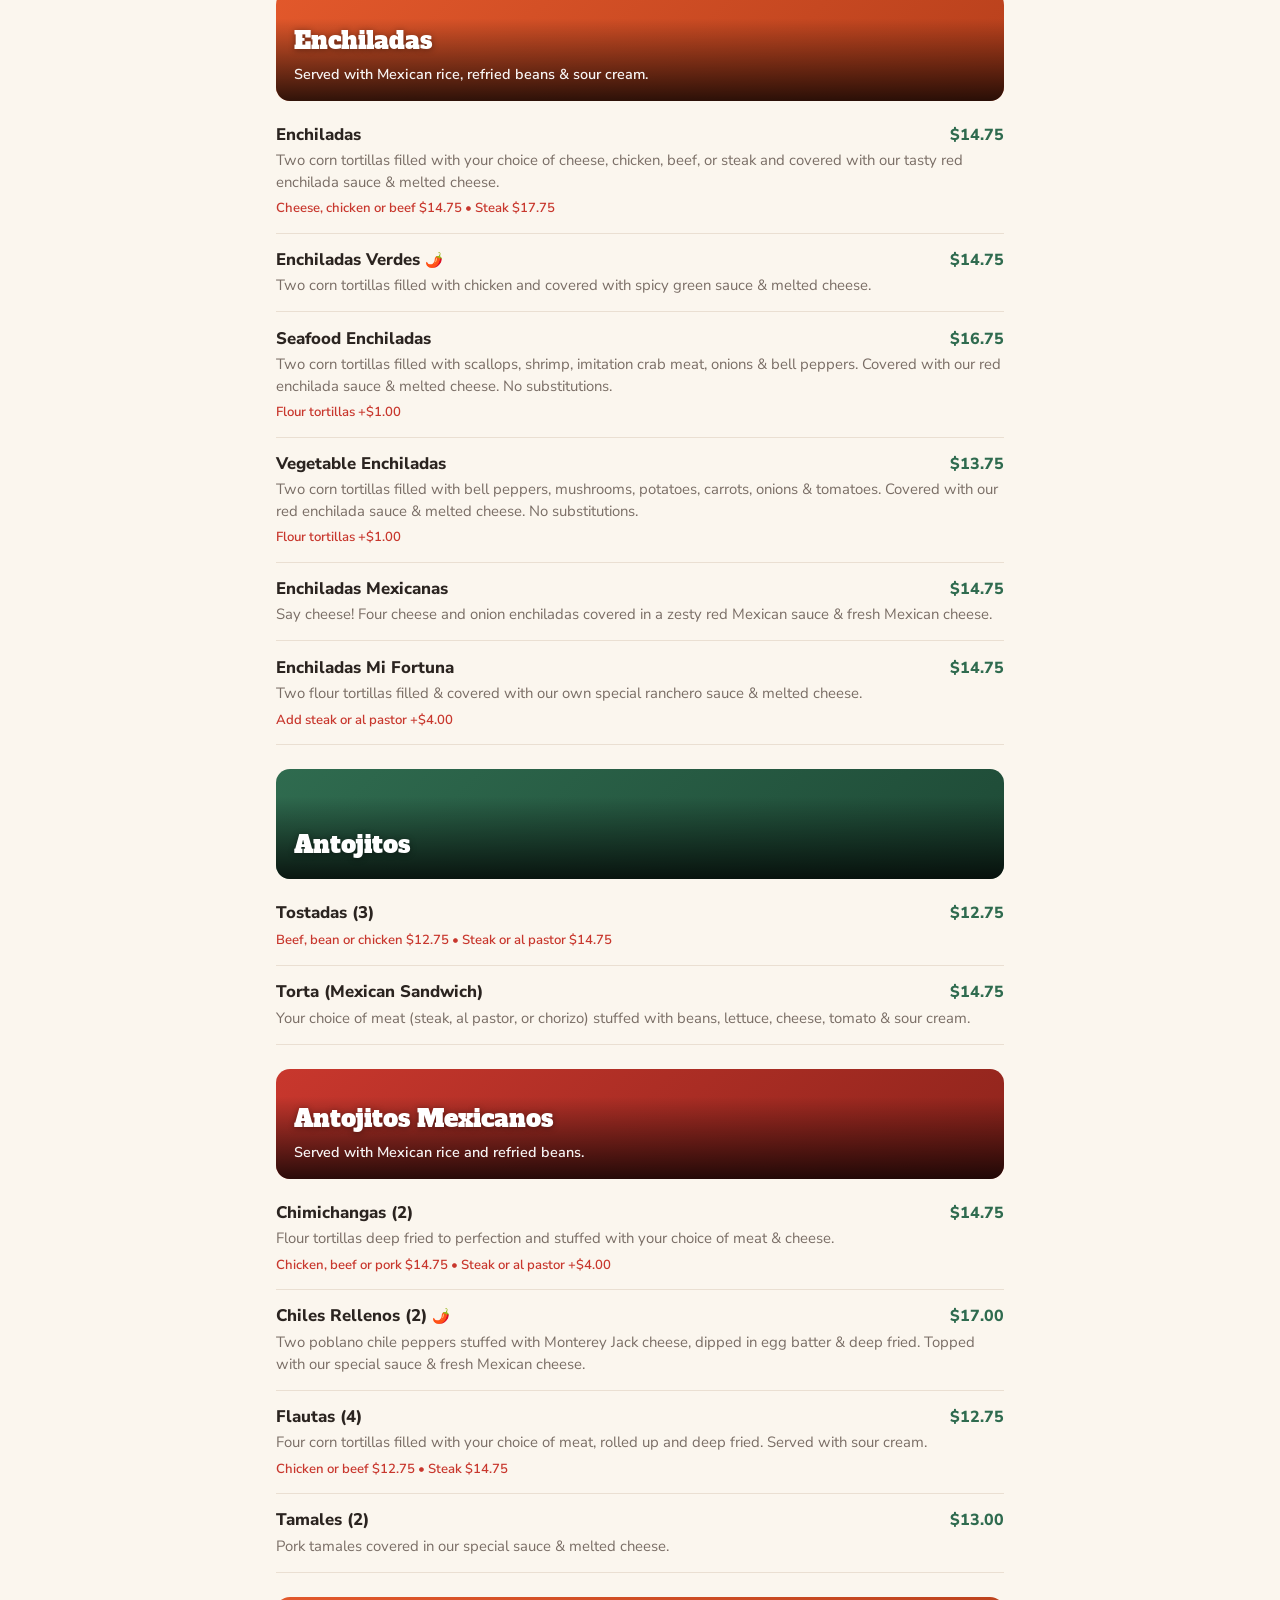
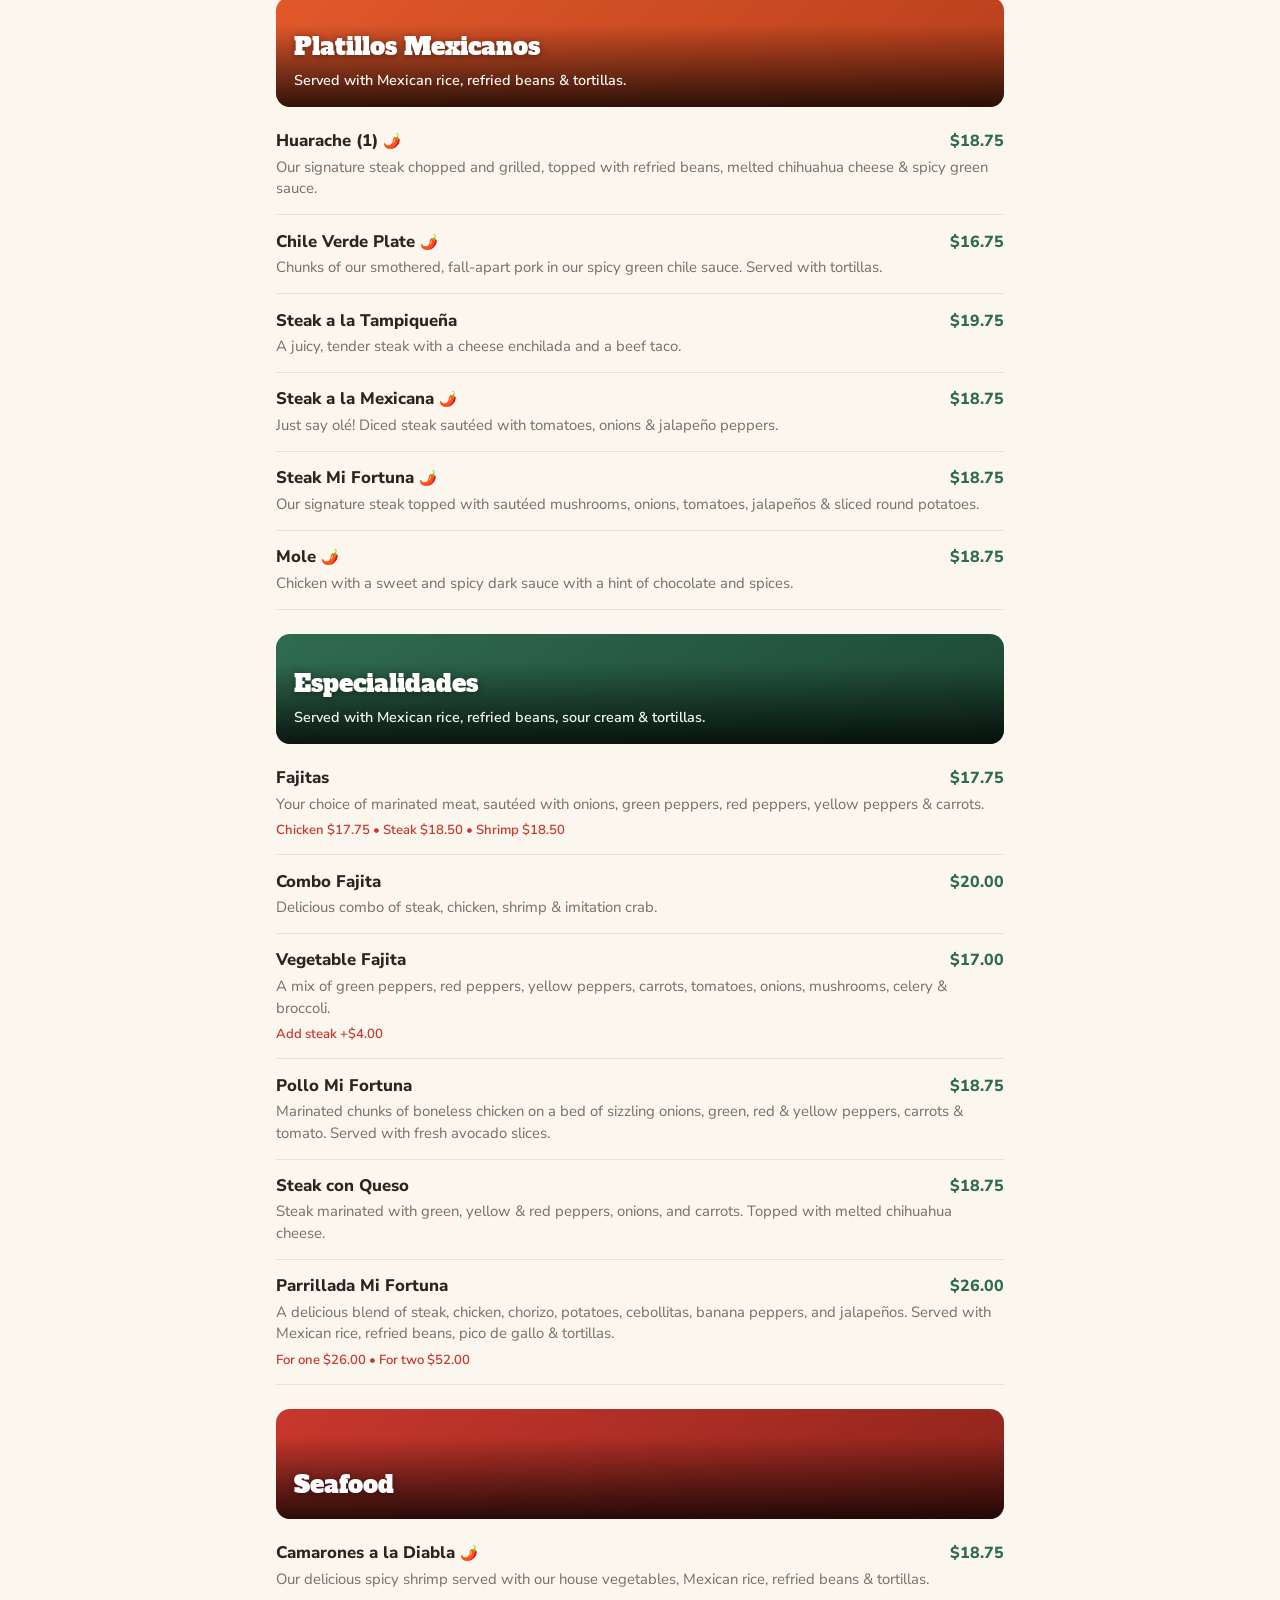
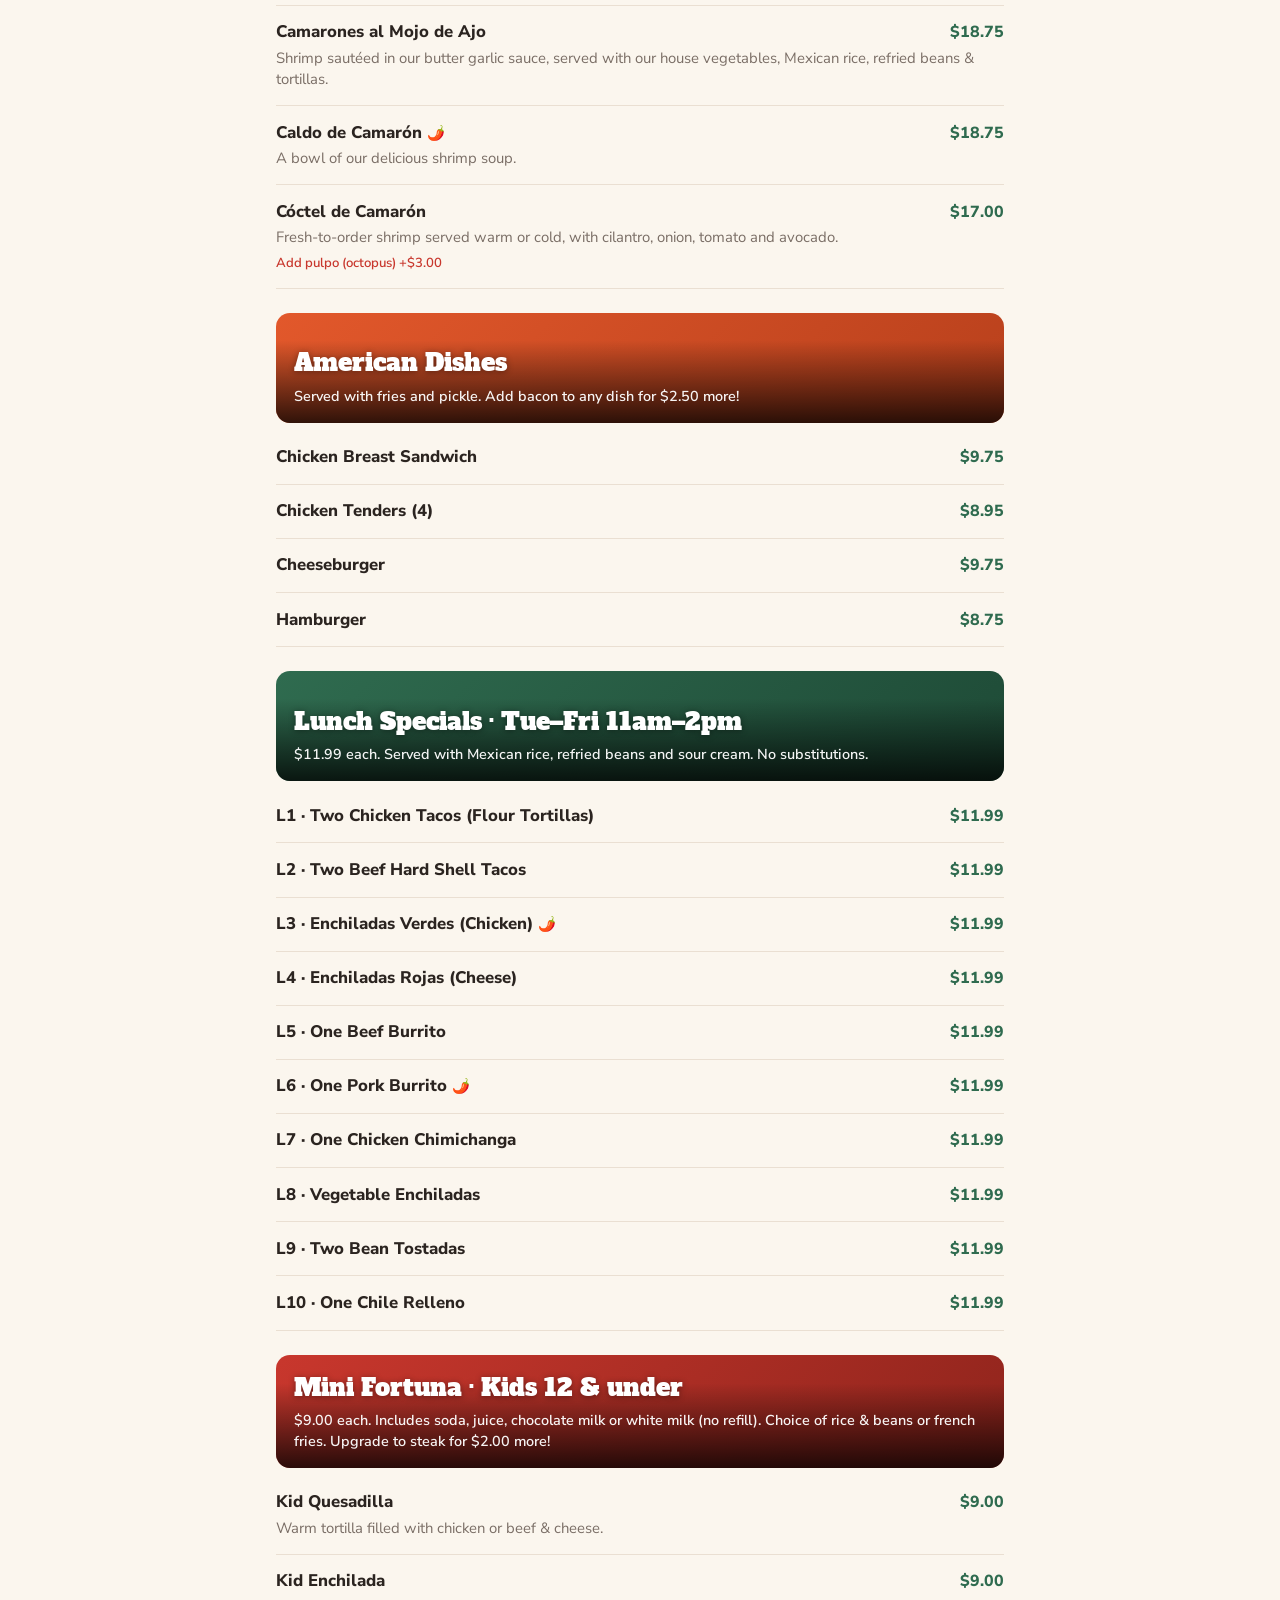
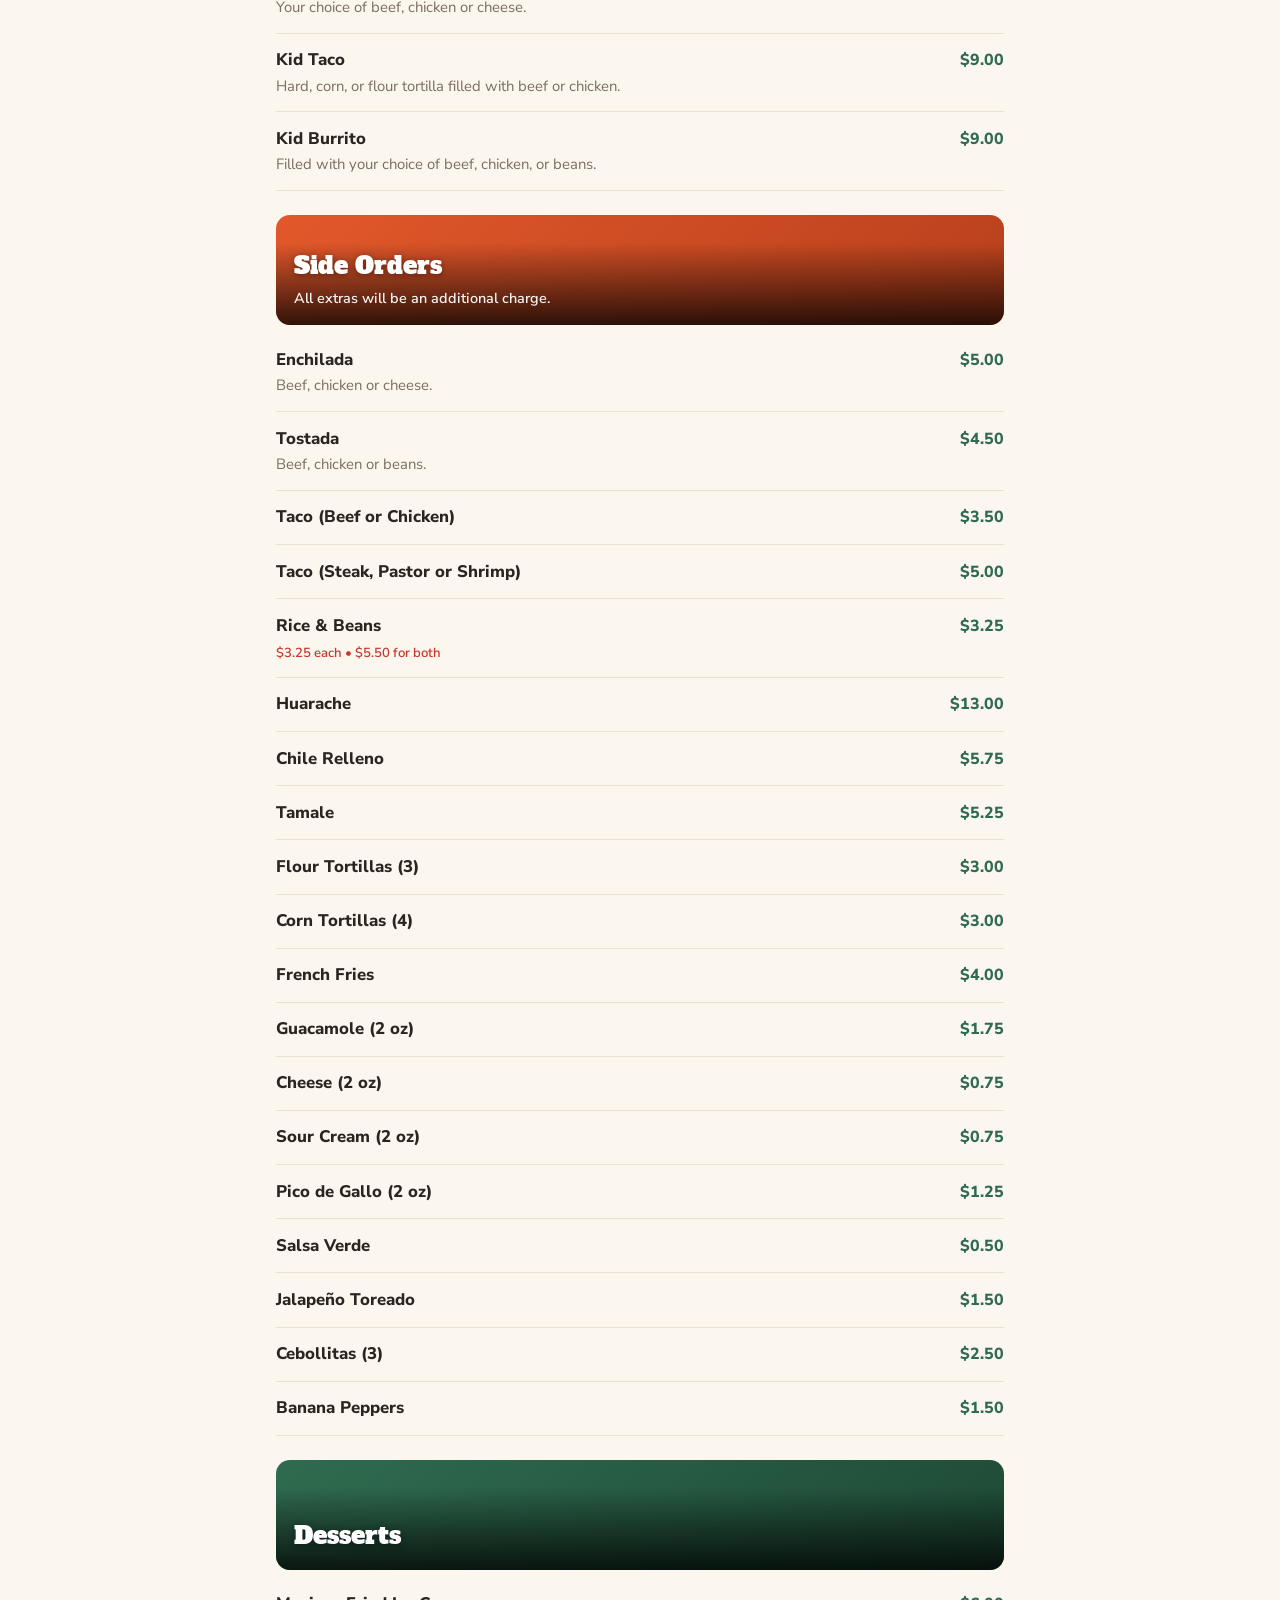
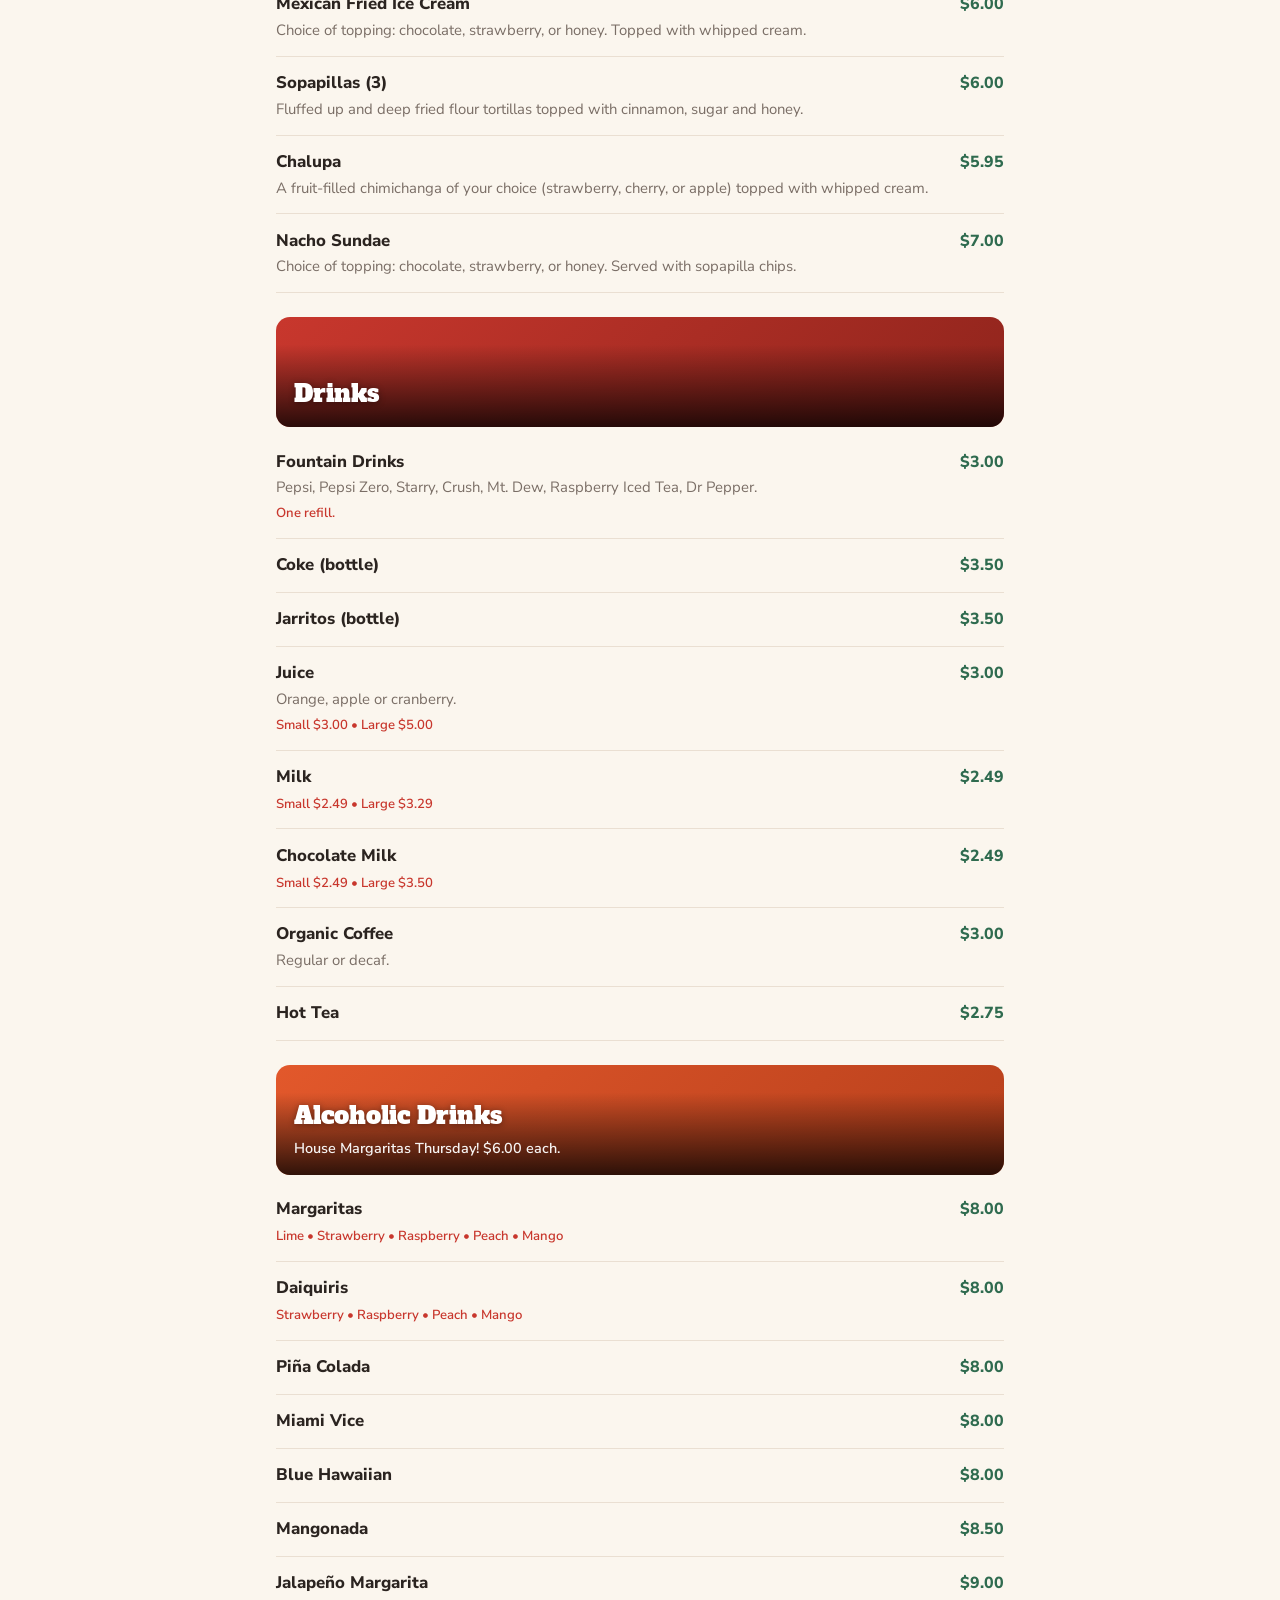
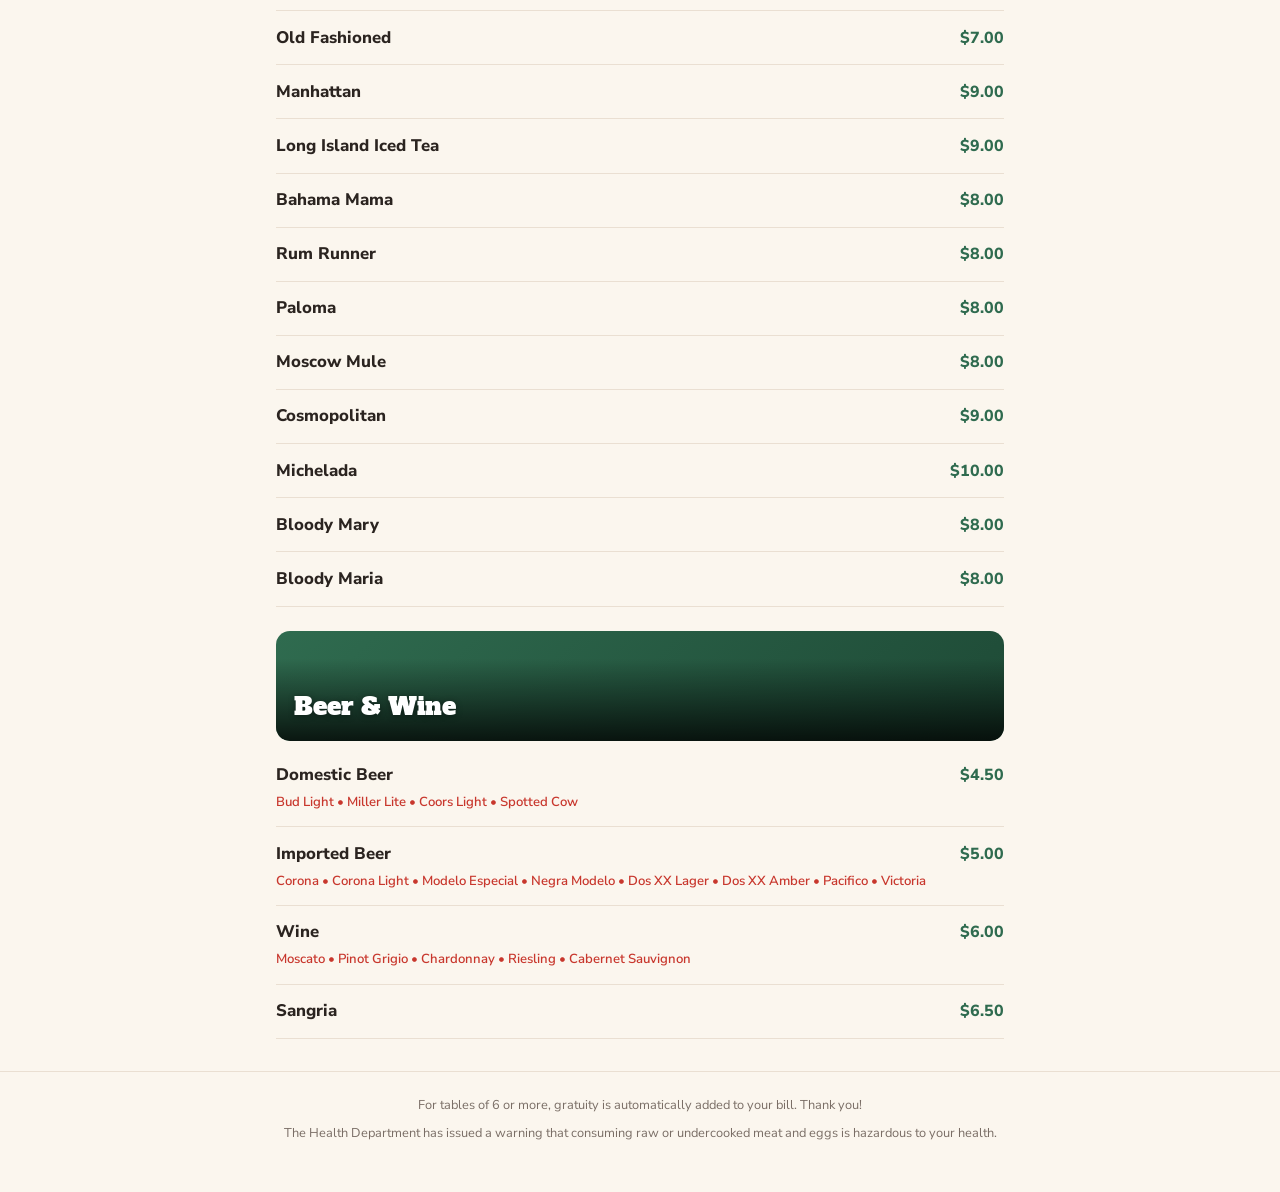
<file: menu.html>
<!DOCTYPE html>
<html lang="en">
<head>
  <meta charset="UTF-8">
  <!-- Makes the page fit phone screens instead of showing a tiny zoomed-out page. -->
  <meta name="viewport" content="width=device-width, initial-scale=1.0">
  <title>Mi Fortuna · Menu</title>

  <link rel="preconnect" href="https://fonts.googleapis.com">
  <link rel="preconnect" href="https://fonts.gstatic.com" crossorigin>
  <link href="https://fonts.googleapis.com/css2?family=Alfa+Slab+One&family=Nunito+Sans:wght@400;600;800&display=swap" rel="stylesheet">

  <link rel="stylesheet" href="styles.css">
</head>
<body>

  <!-- ================= HEADER =================
       Elements with a data-i18n="..." attribute get their text from
       the UI_TEXT dictionary in app.js. "i18n" is a common nickname for
       "internationalization" (i + 18 letters + n).
       The English text written here is only a default; JavaScript replaces it. -->
  <header class="site-header">
    <!-- LANGUAGE TOGGLE: the language button.
         It shows the language you'll SWITCH TO ("Español" while in English). -->
    <button id="lang-toggle" class="lang-toggle" type="button" data-i18n="langButton">Español</button>

    <!-- TODO: crop their logo artwork into logo.png and uncomment:
    <img src="logo.png" alt="Mi Fortuna Mexican Restaurant" class="logo"> -->
    <h1>Mi Fortuna</h1>
    <p class="tagline" data-i18n="tagline">Mexican Restaurant</p>
    <p class="notice" data-i18n="notice">Closed Mondays · No substitutions in dishes</p>
  </header>

  <!-- ================= STICKY BAR (menu switch + search + tabs) =================
       The WRAPPER is sticky, so all three stay pinned to the top together. -->
  <div class="sticky-bar">
    <!-- MENU SWITCH (new in v3): two buttons that act like one control.
         role="group" + aria-label tell screen readers the buttons belong together.
         data-menu="..." is read by app.js to know which menu each button opens;
         it must match the values in the sheet's "menu" column.
         data-i18n lets app.js translate the labels.
         &amp; is how you write "&" safely in HTML. -->
    <div class="menu-switch" role="group" aria-label="Choose a menu">
      <button type="button" class="menu-switch-btn" data-menu="breakfast" data-i18n="menuBreakfast">Breakfast</button>
      <button type="button" class="menu-switch-btn" data-menu="lunch" data-i18n="menuLunch">Lunch &amp; Dinner</button>
    </div>

    <!-- SEARCH: the search box.
         type="search" gives phones a search keyboard and a built-in clear (x) button.
         The placeholder text is set from app.js so it can be translated. -->
    <input id="search" class="search-input" type="search" autocomplete="off" aria-label="Search the menu">
    <nav id="category-nav" class="category-nav" aria-label="Menu categories"></nav>
  </div>

  <main id="menu" class="menu">
    <p class="status" data-i18n="loading">Loading menu…</p>
  </main>

  <footer class="site-footer">
    <!-- New in v3: the gratuity note from the printed menu (translated by app.js). -->
    <p data-i18n="gratuity">For tables of 6 or more, gratuity is automatically added to your bill. Thank you!</p>
    <p data-i18n="healthWarning">The Health Department has issued a warning that consuming raw or undercooked meat and eggs is hazardous to your health.</p>
  </footer>

  <!-- At the end of <body>, so the HTML above exists when the script runs. -->
  <script src="app.js"></script>
</body>
</html>
</file>
<file: styles.css>
/* =====================================================================
   MI FORTUNA MENU — STYLES
   Mobile-first: the base styles are for phones (that's who scans the QR).
   The @media rule at the bottom adds tweaks for wider screens.
   ===================================================================== */

/* CSS variables ("custom properties"): define colors once, reuse everywhere.
   To re-theme the whole menu for another restaurant, change only these. */
:root {
  --orange: #e2582b;   /* their "Almuerzo · Breakfast" banner */
  --green: #2f6b4f;    /* "Side Orders" banner */
  --red: #c8372d;      /* "Drinks" banner */
  --gold: #d99a1e;     /* FAVORITES (v5): the favorites card and star */
  --cream: #fbf6ee;    /* warm paper-like background */
  --ink: #2b2420;      /* main text: softer than pure black */
  --muted: #7a6e66;    /* secondary text (descriptions) */
  --line: #eadfd2;     /* thin dividers */
  --radius: 14px;
}

/* box-sizing: border-box means padding is included in an element's width,
   so "width: 100%" plus padding doesn't overflow. Almost every project uses this. */
*, *::before, *::after { box-sizing: border-box; }

/* Smooth scrolling when a category tab is tapped (and when the menu switch scrolls up). */
html { scroll-behavior: smooth; }

body {
  margin: 0;
  font-family: "Nunito Sans", system-ui, sans-serif;
  background: var(--cream);
  color: var(--ink);
  line-height: 1.45;
}

/* ---------- Header ---------- */
.site-header {
  position: relative;            /* lets the language button be placed inside it (below) */
  text-align: center;
  padding: 3rem 1rem 1.25rem;     /* extra top space for the language button */
  background: var(--orange);
  color: #fff;
}
.site-header h1 {
  font-family: "Alfa Slab One", serif;
  font-weight: 400;              /* this font only comes in one weight */
  font-size: 2.4rem;
  margin: 0;
  letter-spacing: 0.02em;
}
.tagline { margin: 0.1rem 0 0.75rem; opacity: 0.9; }
.notice {
  display: inline-block;
  margin: 0;
  padding: 0.35rem 0.8rem;
  border-radius: 999px;          /* a huge radius = pill shape */
  background: rgba(255, 255, 255, 0.18);
  font-size: 0.85rem;
  font-weight: 600;
}
.logo { width: 110px; border-radius: 10px; margin-bottom: 0.5rem; }

/* LANGUAGE TOGGLE: language button in the top-right corner.
   "position: absolute" places it relative to the nearest parent that has
   "position: relative", which is .site-header (see above). */
.lang-toggle {
  position: absolute;
  top: 0.75rem;
  right: 0.75rem;
  padding: 0.35rem 0.8rem;
  border: 1.5px solid rgba(255, 255, 255, 0.7);
  border-radius: 999px;
  background: transparent;
  color: #fff;
  font: inherit;                 /* buttons don't inherit the page font by default */
  font-size: 0.85rem;
  font-weight: 700;
  cursor: pointer;
}

/* ---------- Sticky bar: menu switch + search + category tabs ----------
   The WRAPPER is sticky, so all three stick together. */
.sticky-bar {
  position: sticky;              /* behaves normally until it reaches...  */
  top: 0;                        /* ...the top of the screen, then sticks */
  z-index: 10;                   /* stays above the menu cards */
  background: var(--cream);
  border-bottom: 1px solid var(--line);
  padding-top: 0.75rem;
}

/* MENU SWITCH (new in v3): two buttons inside one pill-shaped track.
   The tapped button gets the class "active" from app.js and fills orange,
   so the pair looks like a single control. */
.menu-switch {
  display: flex;                 /* buttons side by side */
  width: calc(100% - 2rem);      /* same width as the search box below */
  max-width: 728px;
  margin: 0 auto 0.6rem;         /* centered, with a gap above the search box */
  padding: 4px;                  /* thin space between the track's border and the buttons */
  border: 1.5px solid var(--line);
  border-radius: 999px;          /* pill shape */
  background: #fff;
}
.menu-switch-btn {
  flex: 1;                       /* both buttons share the width equally */
  padding: 0.5rem 0.75rem;
  border: none;
  border-radius: 999px;
  background: transparent;       /* the inactive button blends into the white track */
  color: var(--ink);
  font: inherit;                 /* use the page font */
  font-size: 0.95rem;
  font-weight: 700;
  cursor: pointer;
  transition: background-color 0.2s, color 0.2s;  /* fade between states instead of snapping */
}
.menu-switch-btn.active {        /* the menu being shown */
  background: var(--orange);
  color: #fff;
}

/* SEARCH: search box */
.search-input {
  display: block;
  width: calc(100% - 2rem);      /* full width minus 1rem on each side */
  max-width: 728px;
  margin: 0 auto;
  padding: 0.6rem 1rem;
  border: 1.5px solid var(--line);
  border-radius: 999px;
  background: #fff;
  font: inherit;
  font-size: 1rem;               /* 16px or more stops iPhones from auto-zooming on tap */
}
.search-input:focus { outline: none; border-color: var(--orange); }

.category-nav {
  display: flex;
  gap: 0.5rem;
  overflow-x: auto;              /* too many tabs? swipe sideways */
  padding: 0.75rem 1rem;
  scrollbar-width: none;         /* hide the scrollbar (Firefox) */
}
/* GOTCHA: the HTML "hidden" attribute normally means display:none, but our
   "display: flex" above overrides it. This rule makes "hidden" win again.
   app.js hides the tabs while you're searching. */
.category-nav[hidden] { display: none; }
.category-nav::-webkit-scrollbar { display: none; } /* hide it (Chrome/Safari) */

.category-nav a {
  flex: 0 0 auto;                /* don't shrink tabs; let them scroll instead */
  padding: 0.45rem 0.9rem;
  border-radius: 999px;
  border: 1.5px solid var(--line);
  color: var(--ink);
  text-decoration: none;
  font-weight: 600;
  font-size: 0.9rem;
  white-space: nowrap;           /* keep each tab label on one line */
}
/* app.js adds the class "active" to the tab of the section you're looking at. */
.category-nav a.active {
  background: var(--ink);
  border-color: var(--ink);
  color: #fff;
}

/* FAVORITES (v5): the "★ Favorites" tab is gold so it stands out.
   [href="#favorites"] is an ATTRIBUTE selector: it matches only the <a>
   whose href is exactly "#favorites", with no extra class needed. */
.category-nav a[href="#favorites"] {
  border-color: var(--gold);
  color: #9a6a0c;
}
.category-nav a[href="#favorites"].active {
  background: var(--gold);
  border-color: var(--gold);
  color: #fff;
}

/* ---------- Menu sections ---------- */
.menu { max-width: 760px; margin: 0 auto; padding: 0 1rem 2rem; }

.menu-section {
  /* When a tab is tapped, the browser scrolls to the section. Without this
     margin the sticky bar would cover the section title. */
  scroll-margin-top: 175px;      /* v3: taller again (menu switch + search box + tabs) */
  padding-top: 1.5rem;
}

/* ---------- Category card (with swipeable photos) ----------
   The card is built in layers, stacked with position: absolute.
   From bottom to top:
     1. .hero-track  a row of photos you can swipe sideways
     2. ::after      a dark gradient, so white text is readable on ANY photo
     3. .hero-text   the category title and note
     4. .hero-dots   one dot per photo (only when there are 2+ photos)

   The swiping is done by the browser itself with "scroll-snap" (pure CSS).
   JavaScript only updates the dots and makes them clickable. */
.category-hero {
  --hero-fallback: linear-gradient(135deg, var(--orange), #b8401c);
  position: relative;            /* the layers inside are positioned relative to this card */
  aspect-ratio: 16 / 9;          /* height follows the width; same shape on every phone */
  margin-bottom: 0.5rem;
  border-radius: var(--radius);
  overflow: hidden;              /* clip the photos to the rounded corners */
  color: #fff;
  background: var(--hero-fallback); /* only visible when there are no photos */
}

/* Layer 1: the photo strip. */
.hero-track {
  position: absolute;
  inset: 0;                      /* shortcut for top: 0; right: 0; bottom: 0; left: 0 → fill the card */
  display: flex;                 /* photos sit side by side in one row */
  overflow-x: auto;              /* the row is wider than the card, so it scrolls sideways */
  scroll-snap-type: x mandatory; /* after a swipe, ALWAYS stop exactly on a photo, never halfway */
  scrollbar-width: none;         /* hide the scrollbar (Firefox) */
}
.hero-track::-webkit-scrollbar { display: none; } /* hide it (Chrome/Safari) */

.hero-slide {
  flex: 0 0 100%;                /* each photo is exactly as wide as the card */
  width: 100%;
  height: 100%;
  object-fit: cover;             /* fill the card, cropping the photo if needed */
  scroll-snap-align: start;      /* the snap point: the left edge of each photo */
}

/* Layer 2: the dark gradient. ::after creates an extra "fake" element
   inside the card without adding any HTML. */
.category-hero::after {
  content: "";                   /* ::after only appears if it has content, even empty */
  position: absolute;
  inset: 0;
  background: linear-gradient(to top, rgba(0, 0, 0, 0.78), rgba(0, 0, 0, 0) 75%);
  pointer-events: none;          /* touches go THROUGH the gradient to the photos, so swiping works */
}

/* Layer 3: title and note, pinned to the bottom. */
.hero-text {
  position: absolute;
  left: 0;
  right: 0;
  bottom: 0;
  z-index: 1;                    /* above the gradient */
  padding: 1rem 1.1rem;
  pointer-events: none;          /* swiping on top of the text still moves the photos */
}

/* Layer 4: the dots, in the top-right corner (the text is at the bottom). */
.hero-dots {
  position: absolute;
  top: 0.75rem;
  right: 0.75rem;
  z-index: 2;
  display: flex;
  gap: 0.4rem;
  padding: 0.35rem 0.5rem;
  border-radius: 999px;
  background: rgba(0, 0, 0, 0.35); /* dark pill so the dots show on bright photos */
}
.hero-dot {
  width: 8px;
  height: 8px;
  padding: 0;
  border: none;
  border-radius: 999px;
  background: rgba(255, 255, 255, 0.5);
  cursor: pointer;
  transition: width 0.2s;        /* animate the width change below */
}
.hero-dot.active { width: 20px; background: #fff; } /* the current photo's dot stretches */

/* No photos? A shorter colored card. Here the text is NOT absolute, so the
   card grows if the note is long instead of the text spilling out. */
.category-hero.no-photo {
  aspect-ratio: auto;
  min-height: 110px;
  display: flex;
  flex-direction: column;
  justify-content: flex-end;     /* text at the bottom, like the photo cards */
}
.category-hero.no-photo .hero-text { position: relative; }

/* nth-of-type picks every 3rd section, starting from the 2nd or 3rd, and
   changes the fallback color so the plain cards don't all look the same. */
.menu-section:nth-of-type(3n + 2) .category-hero { --hero-fallback: linear-gradient(135deg, var(--green), #1e4a36); }
.menu-section:nth-of-type(3n + 3) .category-hero { --hero-fallback: linear-gradient(135deg, var(--red), #8f241c); }

/* FAVORITES (v5): a gold card. The favorites block is a <div>, so the
   nth-of-type rules above (which count <section>s) never touch it. */
.favorites-section .category-hero {
  --hero-fallback: linear-gradient(135deg, var(--gold), #a86a00);
}

/* FAVORITES (v5): a thin gold line under the last favorite, so it's
   clear where the favorites end and the regular menu begins. */
.favorites-section .item:last-child {
  border-bottom: 2px solid var(--gold);
}

.menu-section .category-hero h2 {
  /* ".menu-section .category-hero h2" is MORE specific than ".menu-section h2"
     (two classes instead of one), so this white color wins over the orange. */
  color: #fff;
  margin: 0;
  text-shadow: 0 1px 6px rgba(0, 0, 0, 0.4);
}
.hero-note { margin: 0.3rem 0 0; font-size: 0.9rem; font-weight: 600; opacity: 0.95; }

/* While searching we show a small plain heading instead of the big card. */
.menu-section .search-heading { font-size: 1.1rem; margin-bottom: 0; }
.menu-section h2 {
  font-family: "Alfa Slab One", serif;
  font-weight: 400;
  color: var(--orange);
  font-size: 1.5rem;
  margin: 0 0 0.75rem;
}

/* ---------- One dish ---------- */
.item {
  display: flex;
  gap: 0.9rem;
  padding: 0.9rem 0;
  border-bottom: 1px solid var(--line);
}
.item-photo {
  width: 92px;
  height: 92px;
  flex-shrink: 0;
  object-fit: cover;             /* crop photos to fill the square without stretching */
  border-radius: var(--radius);
}
.item-body { flex: 1; min-width: 0; } /* min-width: 0 lets long text wrap inside flex */

.item-header {
  display: flex;
  justify-content: space-between;  /* name on the left, price on the right */
  align-items: baseline;
  gap: 0.75rem;
}
.item-name { margin: 0; font-size: 1.05rem; font-weight: 800; }
.item-price { font-weight: 800; color: var(--green); white-space: nowrap; }
.item-desc { margin: 0.2rem 0 0; color: var(--muted); font-size: 0.93rem; }
.item-options { margin: 0.35rem 0 0; font-size: 0.82rem; color: var(--red); font-weight: 600; }
.spicy { font-size: 0.9rem; }

/* SOLD OUT: sold-out dishes are faded, with a small badge.
   The badge sits inside .item-body, which is NOT faded, so it stays bold
   and easy to read. */
.item.sold-out .item-photo,
.item.sold-out .item-header,
.item.sold-out .item-desc,
.item.sold-out .item-options { opacity: 0.45; }
.item.sold-out .item-price { text-decoration: line-through; }
.badge {
  display: inline-block;
  margin-top: 0.35rem;
  padding: 0.15rem 0.55rem;
  border-radius: 999px;
  background: var(--ink);
  color: #fff;
  font-size: 0.75rem;
  font-weight: 700;
  text-transform: uppercase;
  letter-spacing: 0.04em;
}

/* Shown if the menu fails to load. */
.status { text-align: center; color: var(--muted); padding: 3rem 1rem; }

.site-footer {
  text-align: center;
  font-size: 0.8rem;
  color: var(--muted);
  padding: 1.5rem 1rem 2.5rem;
  border-top: 1px solid var(--line);
}
.site-footer p { margin: 0 0 0.6rem; } /* v3: space between the gratuity note and the health warning */

/* ---------- Wider screens (tablets / desktop) ----------
   Everything above applies everywhere; this only adds changes once
   the screen is at least 700px wide. That's what "mobile-first" means. */
@media (min-width: 700px) {
  .site-header h1 { font-size: 3.2rem; }
  .item-photo { width: 120px; height: 120px; }
}
</file>
